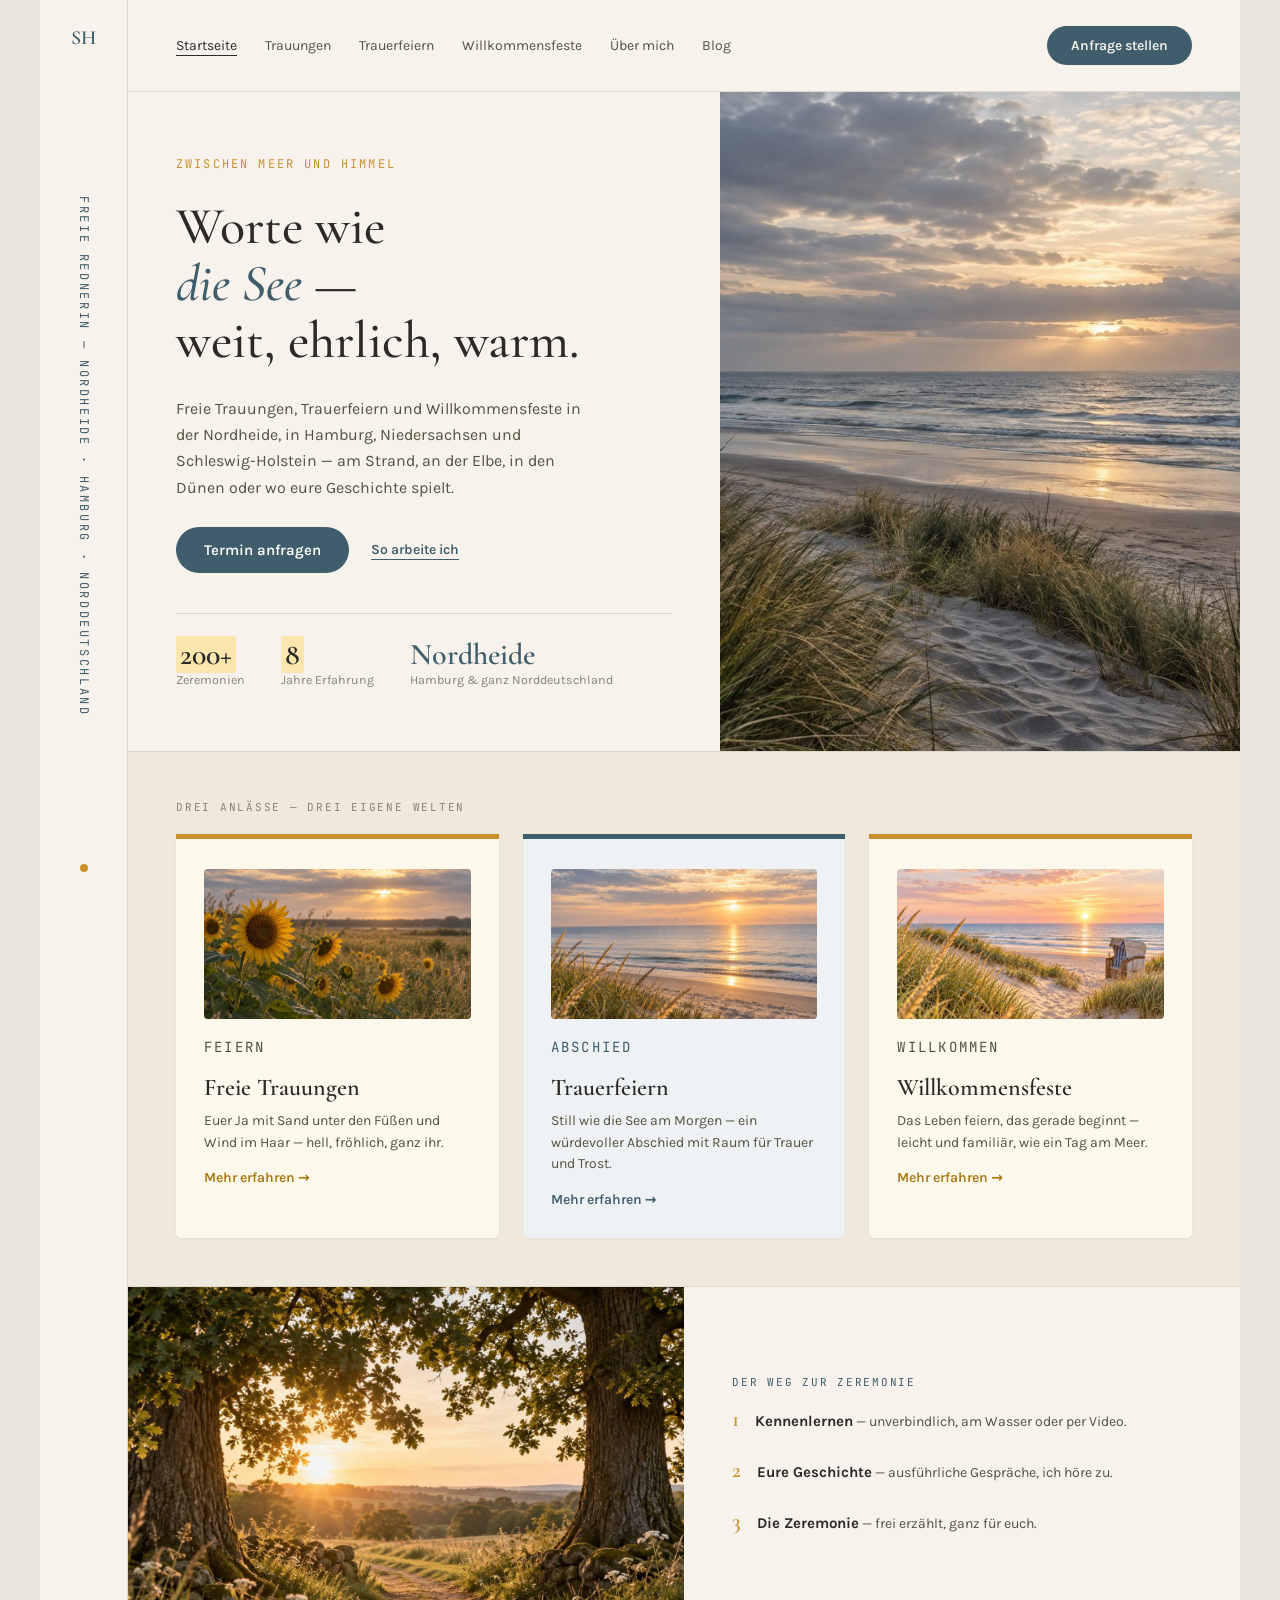
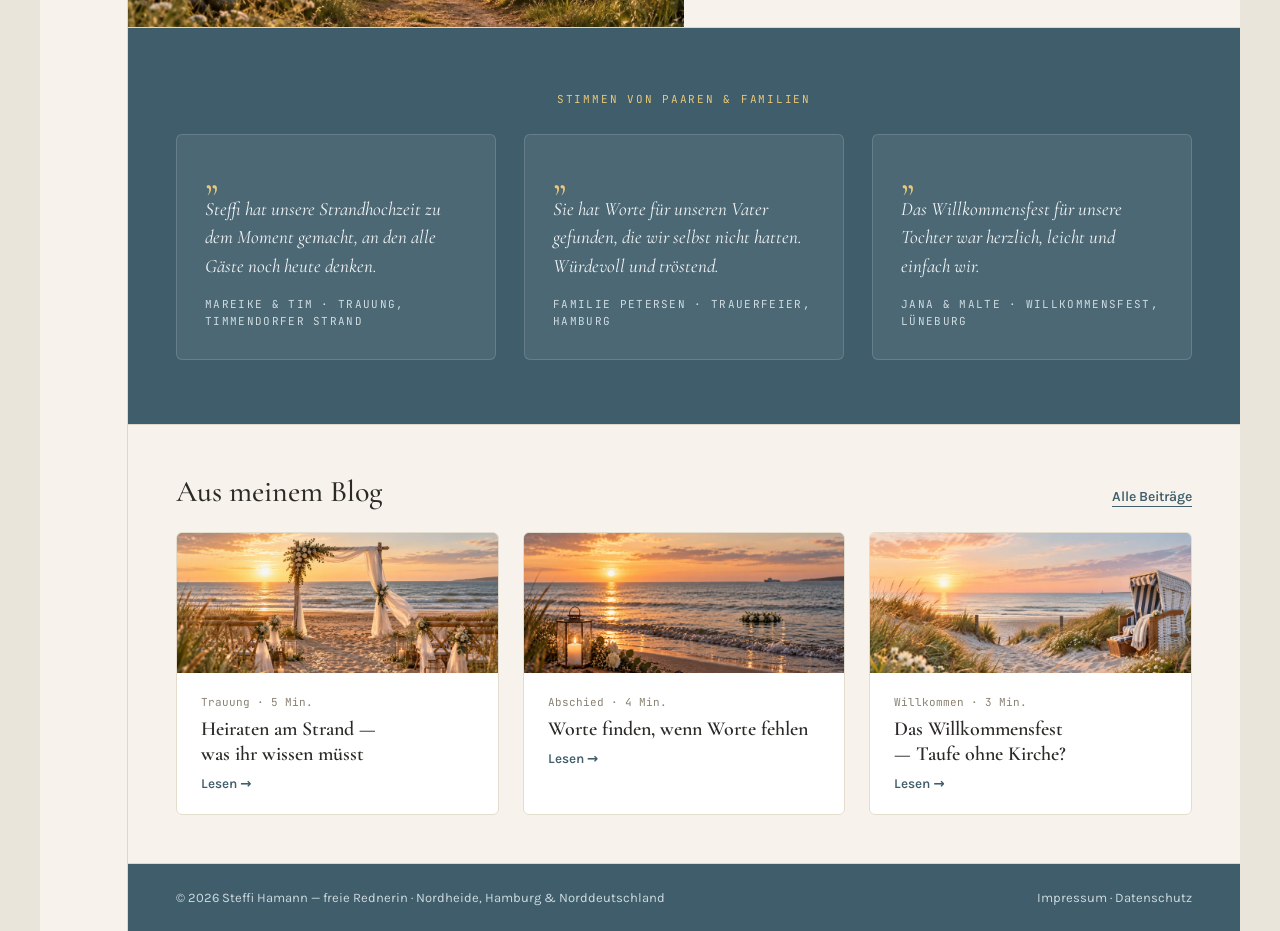
<file: index.html>
<!DOCTYPE html>
<html lang="de">
<head>
  <meta charset="utf-8">
  <meta name="viewport" content="width=device-width, initial-scale=1">
  <title>Steffi Hamann — freie Rednerin in der Nordheide, Hamburg und Norddeutschland</title>
  <meta name="description" content="Freie Trauungen, Trauerfeiern und Willkommensfeste in der Nordheide, in Hamburg, Niedersachsen und Schleswig-Holstein. Persönlich geschriebene Zeremonien — am Strand, an der Elbe oder wo eure Geschichte spielt.">
  <link rel="stylesheet" href="css/style.css">
</head>
<body>

<a class="sprunglink" href="#hauptinhalt">Zum Inhalt springen</a>

<div class="rahmen">

  <aside class="rail" aria-hidden="true">
    <div class="rail-innen">
      <a class="monogramm" href="index.html" tabindex="-1">SH</a>
      <div class="rail-text">Freie Rednerin — Nordheide · Hamburg · Norddeutschland</div>
      <div class="rail-punkt"></div>
    </div>
  </aside>

  <div class="inhalt">

    <header class="kopfzeile">
      <a class="marke" href="index.html">
        <span class="marke-monogramm">SH</span>
        <span class="marke-name">Steffi Hamann<small>Freie Rednerin</small></span>
      </a>
      <nav class="navigation" id="hauptnav" aria-label="Hauptnavigation">
        <a href="index.html" aria-current="page">Startseite</a>
        <a href="trauungen.html">Trauungen</a>
        <a href="trauerfeiern.html">Trauerfeiern</a>
        <a href="willkommensfeste.html">Willkommensfeste</a>
        <a href="ueber-mich.html">Über mich</a>
        <a href="blog.html">Blog</a>
        <a class="nur-mobil" href="kontakt.html">Anfrage stellen</a>
      </nav>
      <button class="menue-knopf" type="button" aria-expanded="false" aria-controls="hauptnav">
        <span class="menue-wort">Menü</span><span class="menue-striche" aria-hidden="true"></span>
      </button>
      <a class="pill kopf-pill" href="kontakt.html">Anfrage stellen</a>
    </header>

    <main id="hauptinhalt">

      <section class="hero">
        <div class="hero-text">
          <p class="eyebrow">Zwischen Meer und Himmel</p>
          <h1>Worte wie<br><em>die See</em> —<br>weit, ehrlich, warm.</h1>
          <p class="hero-lead">Freie Trauungen, Trauerfeiern und Willkommensfeste in der Nordheide, in Hamburg, Niedersachsen und Schleswig-Holstein — am Strand, an der Elbe, in den Dünen oder wo eure Geschichte spielt.</p>
          <div class="aktionen">
            <a class="pill pill--gross" href="kontakt.html">Termin anfragen</a>
            <a class="textlink" href="ueber-mich.html">So arbeite ich</a>
          </div>
          <ul class="kennzahlen">
            <li><span class="kennzahl-wert"><mark class="fuellen">200+</mark></span><span class="kennzahl-label">Zeremonien</span></li>
            <li><span class="kennzahl-wert"><mark class="fuellen">8</mark></span><span class="kennzahl-label">Jahre Erfahrung</span></li>
            <li><span class="kennzahl-wert">Nordheide</span><span class="kennzahl-label">Hamburg &amp; ganz Norddeutschland</span></li>
          </ul>
        </div>
        <div class="ph ph--blau">
          <img src="bilder/startseite-hero.jpg" alt="Strandkorb am Strand, Blick aufs Meer" onerror="var s=this.src;if(s.endsWith('.jpg'))this.src=s.slice(0,-4)+'.png';else if(s.endsWith('.png'))this.src=s.slice(0,-4)+'.webp';else this.remove()">
          <span>Foto: Strand mit Strandkorb, Hochformat</span>
        </div>
      </section>

      <section class="anlaesse" aria-labelledby="anlaesse-titel">
        <p class="label" id="anlaesse-titel">Drei Anlässe — drei eigene Welten</p>
        <div class="raster-3">

          <article class="karte">
            <div class="ph ph--gelb">
              <img src="bilder/karte-trauungen.jpg" alt="" onerror="var s=this.src;if(s.endsWith('.jpg'))this.src=s.slice(0,-4)+'.png';else if(s.endsWith('.png'))this.src=s.slice(0,-4)+'.webp';else this.remove()">
              <span>Sonnenblumen / Paar am Strand</span>
            </div>
            <p class="karte-eyebrow">Feiern</p>
            <h3>Freie Trauungen</h3>
            <p>Euer Ja mit Sand unter den Füßen und Wind im Haar — hell, fröhlich, ganz ihr.</p>
            <a class="mehr" href="trauungen.html">Mehr erfahren →</a>
          </article>

          <article class="karte karte--blau">
            <div class="ph ph--blau-hell">
              <img src="bilder/karte-trauerfeiern.jpg" alt="" onerror="var s=this.src;if(s.endsWith('.jpg'))this.src=s.slice(0,-4)+'.png';else if(s.endsWith('.png'))this.src=s.slice(0,-4)+'.webp';else this.remove()">
              <span>Ruhige See / einzelne Sonnenblume</span>
            </div>
            <p class="karte-eyebrow">Abschied</p>
            <h3>Trauerfeiern</h3>
            <p>Still wie die See am Morgen — ein würdevoller Abschied mit Raum für Trauer und Trost.</p>
            <a class="mehr" href="trauerfeiern.html">Mehr erfahren →</a>
          </article>

          <article class="karte">
            <div class="ph ph--gelb">
              <img src="bilder/karte-willkommensfeste.jpg" alt="" onerror="var s=this.src;if(s.endsWith('.jpg'))this.src=s.slice(0,-4)+'.png';else if(s.endsWith('.png'))this.src=s.slice(0,-4)+'.webp';else this.remove()">
              <span>Familie in den Dünen</span>
            </div>
            <p class="karte-eyebrow">Willkommen</p>
            <h3>Willkommensfeste</h3>
            <p>Das Leben feiern, das gerade beginnt — leicht und familiär, wie ein Tag am Meer.</p>
            <a class="mehr" href="willkommensfeste.html">Mehr erfahren →</a>
          </article>

        </div>
      </section>

      <section class="ablauf" aria-labelledby="ablauf-titel">
        <div class="ph ph--blau">
          <img src="bilder/ablauf.jpg" alt="Dünen mit Strandhafer" onerror="var s=this.src;if(s.endsWith('.jpg'))this.src=s.slice(0,-4)+'.png';else if(s.endsWith('.png'))this.src=s.slice(0,-4)+'.webp';else this.remove()">
          <span>Foto: Dünen, Strandhafer, Sonnenblumenstrauß</span>
        </div>
        <div class="ablauf-text">
          <p class="label" id="ablauf-titel">Der Weg zur Zeremonie</p>
          <ol class="schritte">
            <li class="schritt"><span class="schritt-nr" aria-hidden="true">1</span><div><strong>Kennenlernen</strong> — unverbindlich, am Wasser oder per Video.</div></li>
            <li class="schritt"><span class="schritt-nr" aria-hidden="true">2</span><div><strong>Eure Geschichte</strong> — ausführliche Gespräche, ich höre zu.</div></li>
            <li class="schritt"><span class="schritt-nr" aria-hidden="true">3</span><div><strong>Die Zeremonie</strong> — frei erzählt, ganz für euch.</div></li>
          </ol>
        </div>
      </section>

      <section class="stimmen" aria-labelledby="stimmen-titel">
        <p class="label" id="stimmen-titel">Stimmen von Paaren &amp; Familien</p>
        <div class="raster-3">

          <figure class="stimme">
            <div class="stimme-zeichen" aria-hidden="true">„</div>
            <blockquote><p>Steffi hat unsere Strandhochzeit zu dem Moment gemacht, an den alle Gäste noch heute denken.</p></blockquote>
            <figcaption>Mareike &amp; Tim · Trauung, Timmendorfer Strand</figcaption>
          </figure>

          <figure class="stimme">
            <div class="stimme-zeichen" aria-hidden="true">„</div>
            <blockquote><p>Sie hat Worte für unseren Vater gefunden, die wir selbst nicht hatten. Würdevoll und tröstend.</p></blockquote>
            <figcaption>Familie Petersen · Trauerfeier, Hamburg</figcaption>
          </figure>

          <figure class="stimme">
            <div class="stimme-zeichen" aria-hidden="true">„</div>
            <blockquote><p>Das Willkommensfest für unsere Tochter war herzlich, leicht und einfach wir.</p></blockquote>
            <figcaption>Jana &amp; Malte · Willkommensfest, Lüneburg</figcaption>
          </figure>

        </div>
      </section>

      <section class="blog-teaser" aria-labelledby="blog-titel">
        <div class="abschnitt-kopf">
          <h2 id="blog-titel">Aus meinem Blog</h2>
          <a class="textlink" href="blog.html">Alle Beiträge</a>
        </div>
        <div class="raster-3">

          <article class="beitrag">
            <div class="ph">
              <img src="bilder/blog-strandhochzeit.jpg" alt="" onerror="var s=this.src;if(s.endsWith('.jpg'))this.src=s.slice(0,-4)+'.png';else if(s.endsWith('.png'))this.src=s.slice(0,-4)+'.webp';else this.remove()">
              <span>Blogbild: Strandhochzeit</span>
            </div>
            <div class="beitrag-text">
              <p class="beitrag-meta">Trauung · 5 Min.</p>
              <h3>Heiraten am Strand — was ihr wissen müsst</h3>
              <a class="lesen" href="blog/heiraten-am-strand.html">Lesen →</a>
            </div>
          </article>

          <article class="beitrag">
            <div class="ph ph--blau-hell">
              <img src="bilder/blog-worte-finden.jpg" alt="" onerror="var s=this.src;if(s.endsWith('.jpg'))this.src=s.slice(0,-4)+'.png';else if(s.endsWith('.png'))this.src=s.slice(0,-4)+'.webp';else this.remove()">
              <span>Blogbild: Kerze am Meer</span>
            </div>
            <div class="beitrag-text">
              <p class="beitrag-meta">Abschied · 4 Min.</p>
              <h3>Worte finden, wenn Worte fehlen</h3>
              <a class="lesen" href="blog/worte-finden.html">Lesen →</a>
            </div>
          </article>

          <article class="beitrag">
            <div class="ph ph--gelb">
              <img src="bilder/blog-willkommensfest.jpg" alt="" onerror="var s=this.src;if(s.endsWith('.jpg'))this.src=s.slice(0,-4)+'.png';else if(s.endsWith('.png'))this.src=s.slice(0,-4)+'.webp';else this.remove()">
              <span>Blogbild: Sonnenblumenfeld</span>
            </div>
            <div class="beitrag-text">
              <p class="beitrag-meta">Willkommen · 3 Min.</p>
              <h3>Das Willkommensfest — Taufe ohne Kirche?</h3>
              <a class="lesen" href="blog/willkommensfest.html">Lesen →</a>
            </div>
          </article>

        </div>
      </section>

    </main>

    <footer class="fusszeile">
      <span>© 2026 Steffi Hamann — freie Rednerin · Nordheide, Hamburg &amp; Norddeutschland</span>
      <span><a href="impressum.html">Impressum</a> · <a href="datenschutz.html">Datenschutz</a></span>
    </footer>

  </div>
</div>

<script src="js/main.js"></script>
</body>
</html>
</file>
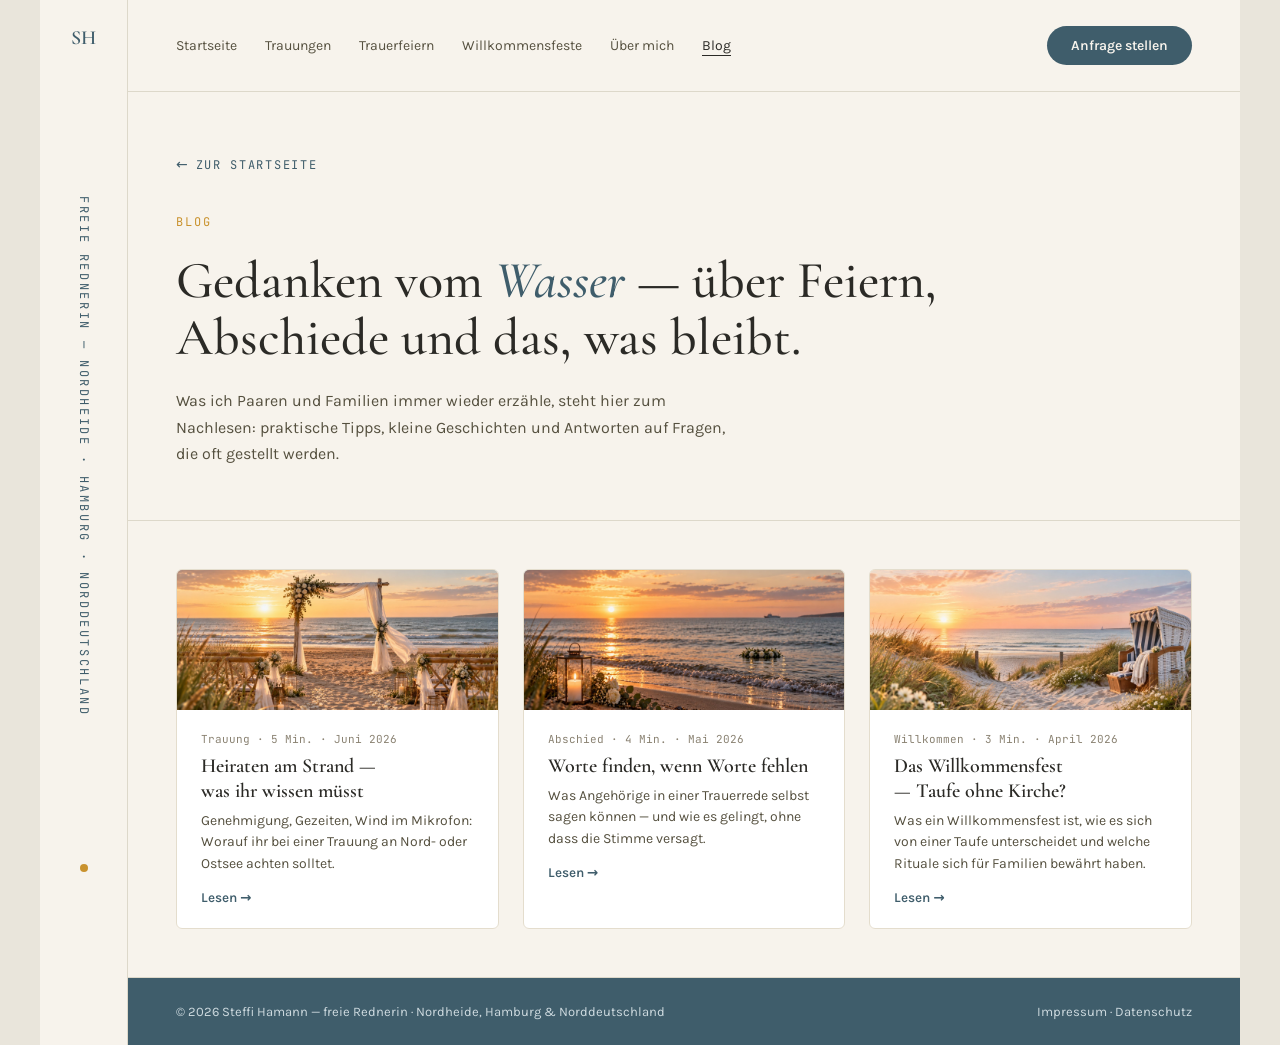
<file: blog.html>
<!DOCTYPE html>
<html lang="de">
<head>
  <meta charset="utf-8">
  <meta name="viewport" content="width=device-width, initial-scale=1">
  <title>Blog — Steffi Hamann, freie Rednerin</title>
  <meta name="description" content="Gedanken und Tipps rund um freie Trauungen, Trauerfeiern und Willkommensfeste im Norden.">
  <link rel="stylesheet" href="css/style.css">
</head>
<body>

<a class="sprunglink" href="#hauptinhalt">Zum Inhalt springen</a>

<div class="rahmen">

  <aside class="rail" aria-hidden="true">
    <div class="rail-innen">
      <a class="monogramm" href="index.html" tabindex="-1">SH</a>
      <div class="rail-text">Freie Rednerin — Nordheide · Hamburg · Norddeutschland</div>
      <div class="rail-punkt"></div>
    </div>
  </aside>

  <div class="inhalt">

    <header class="kopfzeile">
      <a class="marke" href="index.html">
        <span class="marke-monogramm">SH</span>
        <span class="marke-name">Steffi Hamann<small>Freie Rednerin</small></span>
      </a>
      <nav class="navigation" id="hauptnav" aria-label="Hauptnavigation">
        <a href="index.html">Startseite</a>
        <a href="trauungen.html">Trauungen</a>
        <a href="trauerfeiern.html">Trauerfeiern</a>
        <a href="willkommensfeste.html">Willkommensfeste</a>
        <a href="ueber-mich.html">Über mich</a>
        <a href="blog.html" aria-current="page">Blog</a>
        <a class="nur-mobil" href="kontakt.html">Anfrage stellen</a>
      </nav>
      <button class="menue-knopf" type="button" aria-expanded="false" aria-controls="hauptnav">
        <span class="menue-wort">Menü</span><span class="menue-striche" aria-hidden="true"></span>
      </button>
      <a class="pill kopf-pill" href="kontakt.html">Anfrage stellen</a>
    </header>

    <main id="hauptinhalt">

      <section class="seitenkopf-schlicht">
        <a class="zurueck" href="index.html">Zur Startseite</a>
        <p class="eyebrow">Blog</p>
        <h1>Gedanken vom <em>Wasser</em> — über Feiern, Abschiede und das, was bleibt.</h1>
        <p class="hero-lead">Was ich Paaren und Familien immer wieder erzähle, steht hier zum Nachlesen: praktische Tipps, kleine Geschichten und Antworten auf Fragen, die oft gestellt werden.</p>
      </section>

      <!-- NEUER BEITRAG: Den nächsten <article>-Block kopieren, ganz oben einfügen
           und Bild, Kategorie, Titel, Text und Link anpassen. -->

      <section class="blog-teaser" style="border-top: 1px solid var(--linie);">
        <div class="raster-3">

          <article class="beitrag">
            <div class="ph">
              <img src="bilder/blog-strandhochzeit.jpg" alt="" onerror="var s=this.src;if(s.endsWith('.jpg'))this.src=s.slice(0,-4)+'.png';else if(s.endsWith('.png'))this.src=s.slice(0,-4)+'.webp';else this.remove()">
              <span>Blogbild: Strandhochzeit</span>
            </div>
            <div class="beitrag-text">
              <p class="beitrag-meta">Trauung · 5 Min. · Juni 2026</p>
              <h3>Heiraten am Strand — was ihr wissen müsst</h3>
              <p class="beitrag-auszug">Genehmigung, Gezeiten, Wind im Mikrofon: Worauf ihr bei einer Trauung an Nord- oder Ostsee achten solltet.</p>
              <a class="lesen" href="blog/heiraten-am-strand.html">Lesen →</a>
            </div>
          </article>

          <article class="beitrag">
            <div class="ph ph--blau-hell">
              <img src="bilder/blog-worte-finden.jpg" alt="" onerror="var s=this.src;if(s.endsWith('.jpg'))this.src=s.slice(0,-4)+'.png';else if(s.endsWith('.png'))this.src=s.slice(0,-4)+'.webp';else this.remove()">
              <span>Blogbild: Kerze am Meer</span>
            </div>
            <div class="beitrag-text">
              <p class="beitrag-meta">Abschied · 4 Min. · Mai 2026</p>
              <h3>Worte finden, wenn Worte fehlen</h3>
              <p class="beitrag-auszug">Was Angehörige in einer Trauerrede selbst sagen können — und wie es gelingt, ohne dass die Stimme versagt.</p>
              <a class="lesen" href="blog/worte-finden.html">Lesen →</a>
            </div>
          </article>

          <article class="beitrag">
            <div class="ph ph--gelb">
              <img src="bilder/blog-willkommensfest.jpg" alt="" onerror="var s=this.src;if(s.endsWith('.jpg'))this.src=s.slice(0,-4)+'.png';else if(s.endsWith('.png'))this.src=s.slice(0,-4)+'.webp';else this.remove()">
              <span>Blogbild: Sonnenblumenfeld</span>
            </div>
            <div class="beitrag-text">
              <p class="beitrag-meta">Willkommen · 3 Min. · April 2026</p>
              <h3>Das Willkommensfest — Taufe ohne Kirche?</h3>
              <p class="beitrag-auszug">Was ein Willkommensfest ist, wie es sich von einer Taufe unterscheidet und welche Rituale sich für Familien bewährt haben.</p>
              <a class="lesen" href="blog/willkommensfest.html">Lesen →</a>
            </div>
          </article>

        </div>
      </section>

    </main>

    <footer class="fusszeile">
      <span>© 2026 Steffi Hamann — freie Rednerin · Nordheide, Hamburg &amp; Norddeutschland</span>
      <span><a href="impressum.html">Impressum</a> · <a href="datenschutz.html">Datenschutz</a></span>
    </footer>

  </div>
</div>

<script src="js/main.js"></script>
</body>
</html>
</file>
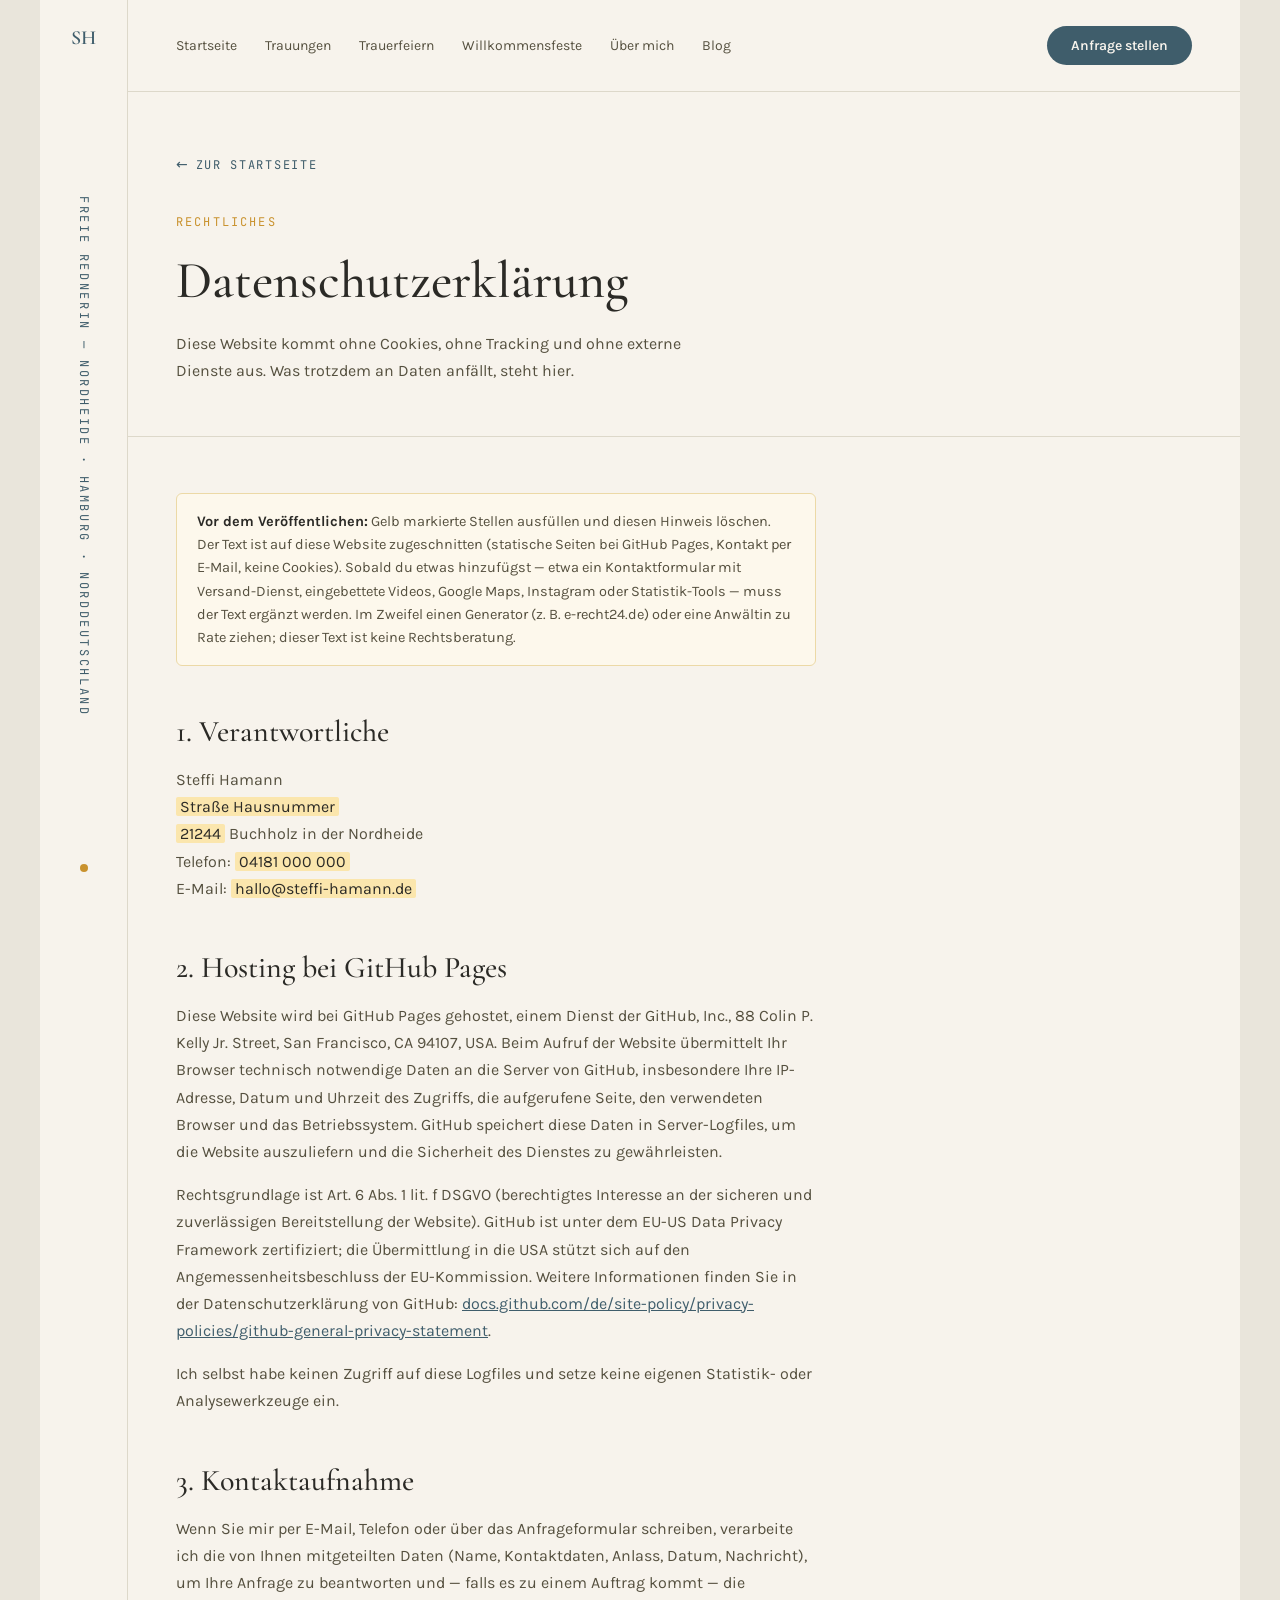
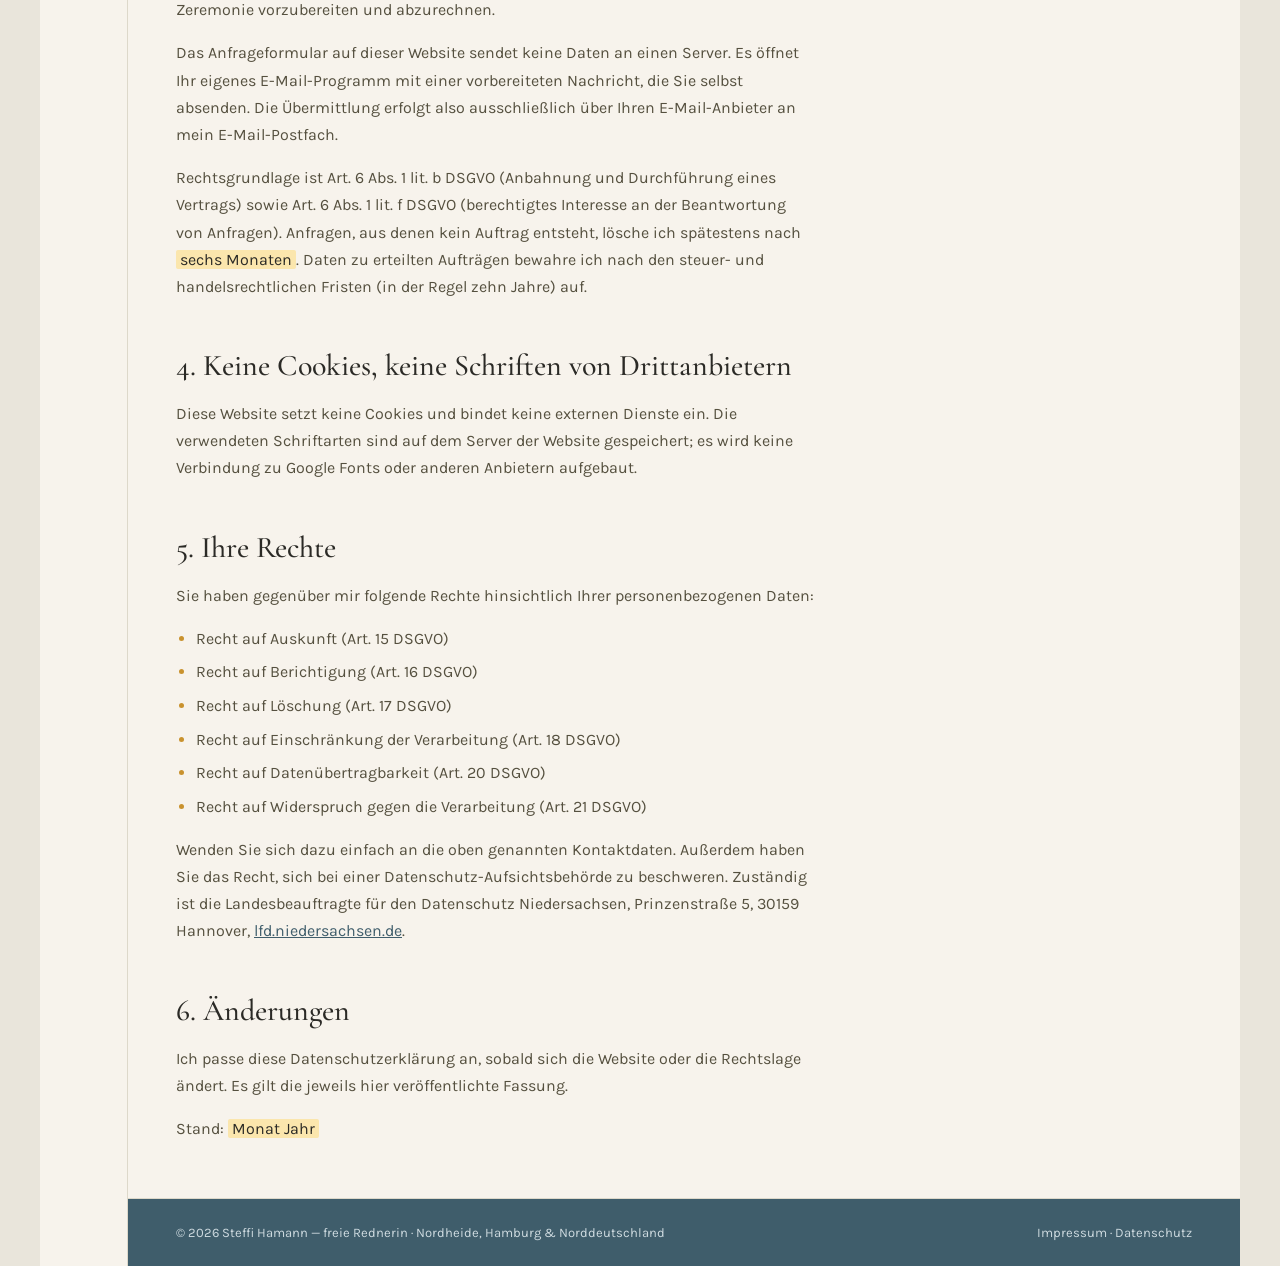
<file: datenschutz.html>
<!DOCTYPE html>
<html lang="de">
<head>
  <meta charset="utf-8">
  <meta name="viewport" content="width=device-width, initial-scale=1">
  <title>Datenschutzerklärung — Steffi Hamann, freie Rednerin</title>
  <meta name="robots" content="noindex">
  <link rel="stylesheet" href="css/style.css">
</head>
<body>

<a class="sprunglink" href="#hauptinhalt">Zum Inhalt springen</a>

<div class="rahmen">

  <aside class="rail" aria-hidden="true">
    <div class="rail-innen">
      <a class="monogramm" href="index.html" tabindex="-1">SH</a>
      <div class="rail-text">Freie Rednerin — Nordheide · Hamburg · Norddeutschland</div>
      <div class="rail-punkt"></div>
    </div>
  </aside>

  <div class="inhalt">

    <header class="kopfzeile">
      <a class="marke" href="index.html">
        <span class="marke-monogramm">SH</span>
        <span class="marke-name">Steffi Hamann<small>Freie Rednerin</small></span>
      </a>
      <nav class="navigation" id="hauptnav" aria-label="Hauptnavigation">
        <a href="index.html">Startseite</a>
        <a href="trauungen.html">Trauungen</a>
        <a href="trauerfeiern.html">Trauerfeiern</a>
        <a href="willkommensfeste.html">Willkommensfeste</a>
        <a href="ueber-mich.html">Über mich</a>
        <a href="blog.html">Blog</a>
        <a class="nur-mobil" href="kontakt.html">Anfrage stellen</a>
      </nav>
      <button class="menue-knopf" type="button" aria-expanded="false" aria-controls="hauptnav">
        <span class="menue-wort">Menü</span><span class="menue-striche" aria-hidden="true"></span>
      </button>
      <a class="pill kopf-pill" href="kontakt.html">Anfrage stellen</a>
    </header>

    <main id="hauptinhalt">

      <section class="seitenkopf-schlicht">
        <a class="zurueck" href="index.html">Zur Startseite</a>
        <p class="eyebrow">Rechtliches</p>
        <h1>Datenschutzerklärung</h1>
        <p class="hero-lead">Diese Website kommt ohne Cookies, ohne Tracking und ohne externe Dienste aus. Was trotzdem an Daten anfällt, steht hier.</p>
      </section>

      <section class="abschnitt">
        <div class="prosa">
          <p class="hinweisbox"><strong>Vor dem Veröffentlichen:</strong> Gelb markierte Stellen ausfüllen und diesen Hinweis löschen. Der Text ist auf diese Website zugeschnitten (statische Seiten bei GitHub Pages, Kontakt per E-Mail, keine Cookies). Sobald du etwas hinzufügst — etwa ein Kontaktformular mit Versand-Dienst, eingebettete Videos, Google Maps, Instagram oder Statistik-Tools — muss der Text ergänzt werden. Im Zweifel einen Generator (z. B. e-recht24.de) oder eine Anwältin zu Rate ziehen; dieser Text ist keine Rechtsberatung.</p>

          <h2>1. Verantwortliche</h2>
          <p>
            Steffi Hamann<br>
            <mark class="fuellen">Straße Hausnummer</mark><br>
            <mark class="fuellen">21244</mark> Buchholz in der Nordheide<br>
            Telefon: <mark class="fuellen">04181 000 000</mark><br>
            E-Mail: <mark class="fuellen">hallo@steffi-hamann.de</mark>
          </p>

          <h2>2. Hosting bei GitHub Pages</h2>
          <p>Diese Website wird bei GitHub Pages gehostet, einem Dienst der GitHub, Inc., 88 Colin P. Kelly Jr. Street, San Francisco, CA 94107, USA. Beim Aufruf der Website übermittelt Ihr Browser technisch notwendige Daten an die Server von GitHub, insbesondere Ihre IP-Adresse, Datum und Uhrzeit des Zugriffs, die aufgerufene Seite, den verwendeten Browser und das Betriebssystem. GitHub speichert diese Daten in Server-Logfiles, um die Website auszuliefern und die Sicherheit des Dienstes zu gewährleisten.</p>
          <p>Rechtsgrundlage ist Art. 6 Abs. 1 lit. f DSGVO (berechtigtes Interesse an der sicheren und zuverlässigen Bereitstellung der Website). GitHub ist unter dem EU-US Data Privacy Framework zertifiziert; die Übermittlung in die USA stützt sich auf den Angemessenheitsbeschluss der EU-Kommission. Weitere Informationen finden Sie in der Datenschutzerklärung von GitHub: <a href="https://docs.github.com/de/site-policy/privacy-policies/github-general-privacy-statement" rel="noopener">docs.github.com/de/site-policy/privacy-policies/github-general-privacy-statement</a>.</p>
          <p>Ich selbst habe keinen Zugriff auf diese Logfiles und setze keine eigenen Statistik- oder Analysewerkzeuge ein.</p>

          <h2>3. Kontaktaufnahme</h2>
          <p>Wenn Sie mir per E-Mail, Telefon oder über das Anfrageformular schreiben, verarbeite ich die von Ihnen mitgeteilten Daten (Name, Kontaktdaten, Anlass, Datum, Nachricht), um Ihre Anfrage zu beantworten und — falls es zu einem Auftrag kommt — die Zeremonie vorzubereiten und abzurechnen.</p>
          <p>Das Anfrageformular auf dieser Website sendet keine Daten an einen Server. Es öffnet Ihr eigenes E-Mail-Programm mit einer vorbereiteten Nachricht, die Sie selbst absenden. Die Übermittlung erfolgt also ausschließlich über Ihren E-Mail-Anbieter an mein E-Mail-Postfach.</p>
          <p>Rechtsgrundlage ist Art. 6 Abs. 1 lit. b DSGVO (Anbahnung und Durchführung eines Vertrags) sowie Art. 6 Abs. 1 lit. f DSGVO (berechtigtes Interesse an der Beantwortung von Anfragen). Anfragen, aus denen kein Auftrag entsteht, lösche ich spätestens nach <mark class="fuellen">sechs Monaten</mark>. Daten zu erteilten Aufträgen bewahre ich nach den steuer- und handelsrechtlichen Fristen (in der Regel zehn Jahre) auf.</p>

          <h2>4. Keine Cookies, keine Schriften von Drittanbietern</h2>
          <p>Diese Website setzt keine Cookies und bindet keine externen Dienste ein. Die verwendeten Schriftarten sind auf dem Server der Website gespeichert; es wird keine Verbindung zu Google Fonts oder anderen Anbietern aufgebaut.</p>

          <h2>5. Ihre Rechte</h2>
          <p>Sie haben gegenüber mir folgende Rechte hinsichtlich Ihrer personenbezogenen Daten:</p>
          <ul>
            <li>Recht auf Auskunft (Art. 15 DSGVO)</li>
            <li>Recht auf Berichtigung (Art. 16 DSGVO)</li>
            <li>Recht auf Löschung (Art. 17 DSGVO)</li>
            <li>Recht auf Einschränkung der Verarbeitung (Art. 18 DSGVO)</li>
            <li>Recht auf Datenübertragbarkeit (Art. 20 DSGVO)</li>
            <li>Recht auf Widerspruch gegen die Verarbeitung (Art. 21 DSGVO)</li>
          </ul>
          <p>Wenden Sie sich dazu einfach an die oben genannten Kontaktdaten. Außerdem haben Sie das Recht, sich bei einer Datenschutz-Aufsichtsbehörde zu beschweren. Zuständig ist die Landesbeauftragte für den Datenschutz Niedersachsen, Prinzenstraße 5, 30159 Hannover, <a href="https://lfd.niedersachsen.de" rel="noopener">lfd.niedersachsen.de</a>.</p>

          <h2>6. Änderungen</h2>
          <p>Ich passe diese Datenschutzerklärung an, sobald sich die Website oder die Rechtslage ändert. Es gilt die jeweils hier veröffentlichte Fassung.</p>
          <p>Stand: <mark class="fuellen">Monat Jahr</mark></p>
        </div>
      </section>

    </main>

    <footer class="fusszeile">
      <span>© 2026 Steffi Hamann — freie Rednerin · Nordheide, Hamburg &amp; Norddeutschland</span>
      <span><a href="impressum.html">Impressum</a> · <a href="datenschutz.html">Datenschutz</a></span>
    </footer>

  </div>
</div>

<script src="js/main.js"></script>
</body>
</html>
</file>
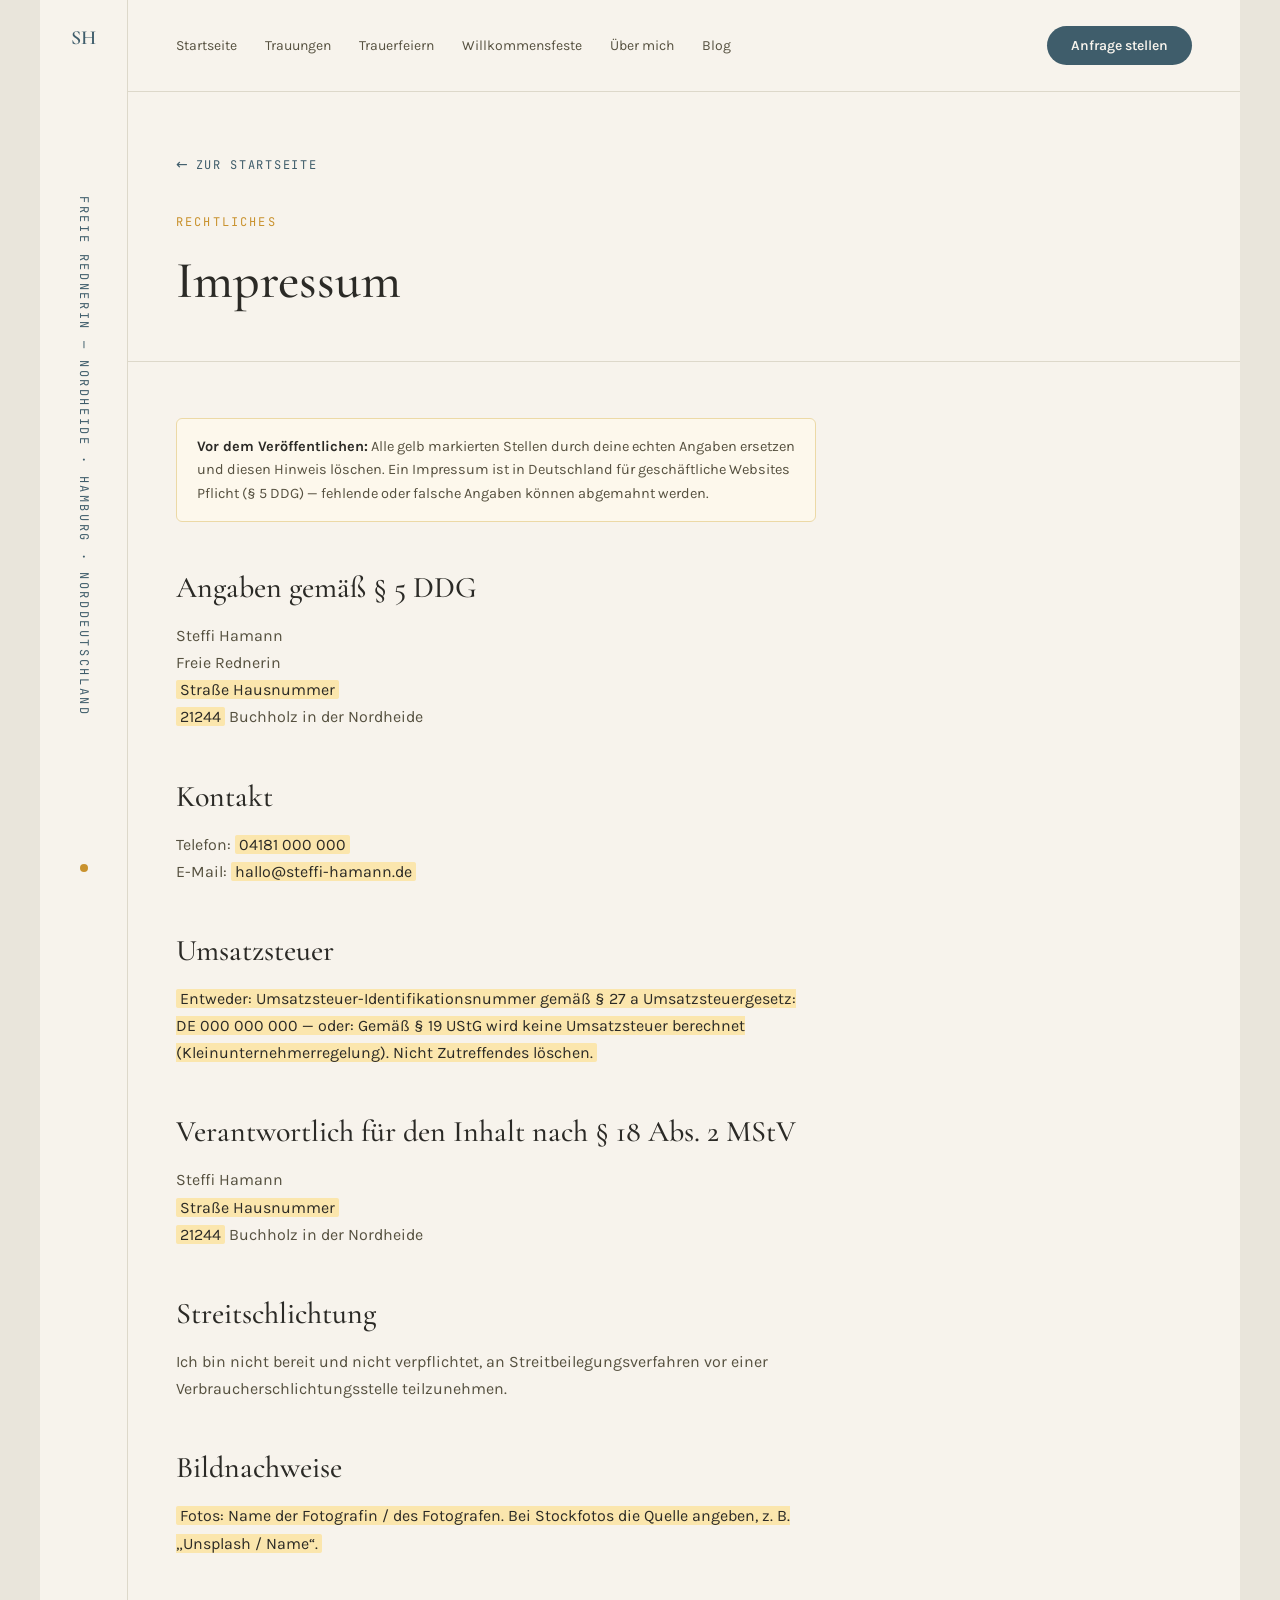
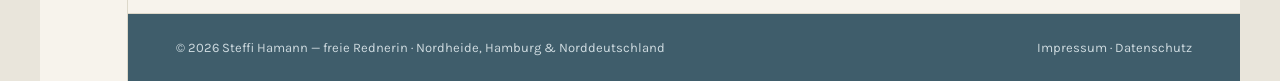
<file: impressum.html>
<!DOCTYPE html>
<html lang="de">
<head>
  <meta charset="utf-8">
  <meta name="viewport" content="width=device-width, initial-scale=1">
  <title>Impressum — Steffi Hamann, freie Rednerin</title>
  <meta name="robots" content="noindex">
  <link rel="stylesheet" href="css/style.css">
</head>
<body>

<a class="sprunglink" href="#hauptinhalt">Zum Inhalt springen</a>

<div class="rahmen">

  <aside class="rail" aria-hidden="true">
    <div class="rail-innen">
      <a class="monogramm" href="index.html" tabindex="-1">SH</a>
      <div class="rail-text">Freie Rednerin — Nordheide · Hamburg · Norddeutschland</div>
      <div class="rail-punkt"></div>
    </div>
  </aside>

  <div class="inhalt">

    <header class="kopfzeile">
      <a class="marke" href="index.html">
        <span class="marke-monogramm">SH</span>
        <span class="marke-name">Steffi Hamann<small>Freie Rednerin</small></span>
      </a>
      <nav class="navigation" id="hauptnav" aria-label="Hauptnavigation">
        <a href="index.html">Startseite</a>
        <a href="trauungen.html">Trauungen</a>
        <a href="trauerfeiern.html">Trauerfeiern</a>
        <a href="willkommensfeste.html">Willkommensfeste</a>
        <a href="ueber-mich.html">Über mich</a>
        <a href="blog.html">Blog</a>
        <a class="nur-mobil" href="kontakt.html">Anfrage stellen</a>
      </nav>
      <button class="menue-knopf" type="button" aria-expanded="false" aria-controls="hauptnav">
        <span class="menue-wort">Menü</span><span class="menue-striche" aria-hidden="true"></span>
      </button>
      <a class="pill kopf-pill" href="kontakt.html">Anfrage stellen</a>
    </header>

    <main id="hauptinhalt">

      <section class="seitenkopf-schlicht">
        <a class="zurueck" href="index.html">Zur Startseite</a>
        <p class="eyebrow">Rechtliches</p>
        <h1>Impressum</h1>
      </section>

      <section class="abschnitt">
        <div class="prosa">
          <p class="hinweisbox"><strong>Vor dem Veröffentlichen:</strong> Alle gelb markierten Stellen durch deine echten Angaben ersetzen und diesen Hinweis löschen. Ein Impressum ist in Deutschland für geschäftliche Websites Pflicht (§ 5 DDG) — fehlende oder falsche Angaben können abgemahnt werden.</p>

          <h2>Angaben gemäß § 5 DDG</h2>
          <p>
            Steffi Hamann<br>
            Freie Rednerin<br>
            <mark class="fuellen">Straße Hausnummer</mark><br>
            <mark class="fuellen">21244</mark> Buchholz in der Nordheide
          </p>

          <h2>Kontakt</h2>
          <p>
            Telefon: <mark class="fuellen">04181 000 000</mark><br>
            E-Mail: <mark class="fuellen">hallo@steffi-hamann.de</mark>
          </p>

          <h2>Umsatzsteuer</h2>
          <p><mark class="fuellen">Entweder: Umsatzsteuer-Identifikationsnummer gemäß § 27 a Umsatzsteuergesetz: DE 000 000 000 — oder: Gemäß § 19 UStG wird keine Umsatzsteuer berechnet (Kleinunternehmerregelung). Nicht Zutreffendes löschen.</mark></p>

          <h2>Verantwortlich für den Inhalt nach § 18 Abs. 2 MStV</h2>
          <p>
            Steffi Hamann<br>
            <mark class="fuellen">Straße Hausnummer</mark><br>
            <mark class="fuellen">21244</mark> Buchholz in der Nordheide
          </p>

          <h2>Streitschlichtung</h2>
          <p>Ich bin nicht bereit und nicht verpflichtet, an Streitbeilegungsverfahren vor einer Verbraucherschlichtungsstelle teilzunehmen.</p>

          <h2>Bildnachweise</h2>
          <p><mark class="fuellen">Fotos: Name der Fotografin / des Fotografen. Bei Stockfotos die Quelle angeben, z. B. „Unsplash / Name“.</mark></p>
        </div>
      </section>

    </main>

    <footer class="fusszeile">
      <span>© 2026 Steffi Hamann — freie Rednerin · Nordheide, Hamburg &amp; Norddeutschland</span>
      <span><a href="impressum.html">Impressum</a> · <a href="datenschutz.html">Datenschutz</a></span>
    </footer>

  </div>
</div>

<script src="js/main.js"></script>
</body>
</html>
</file>
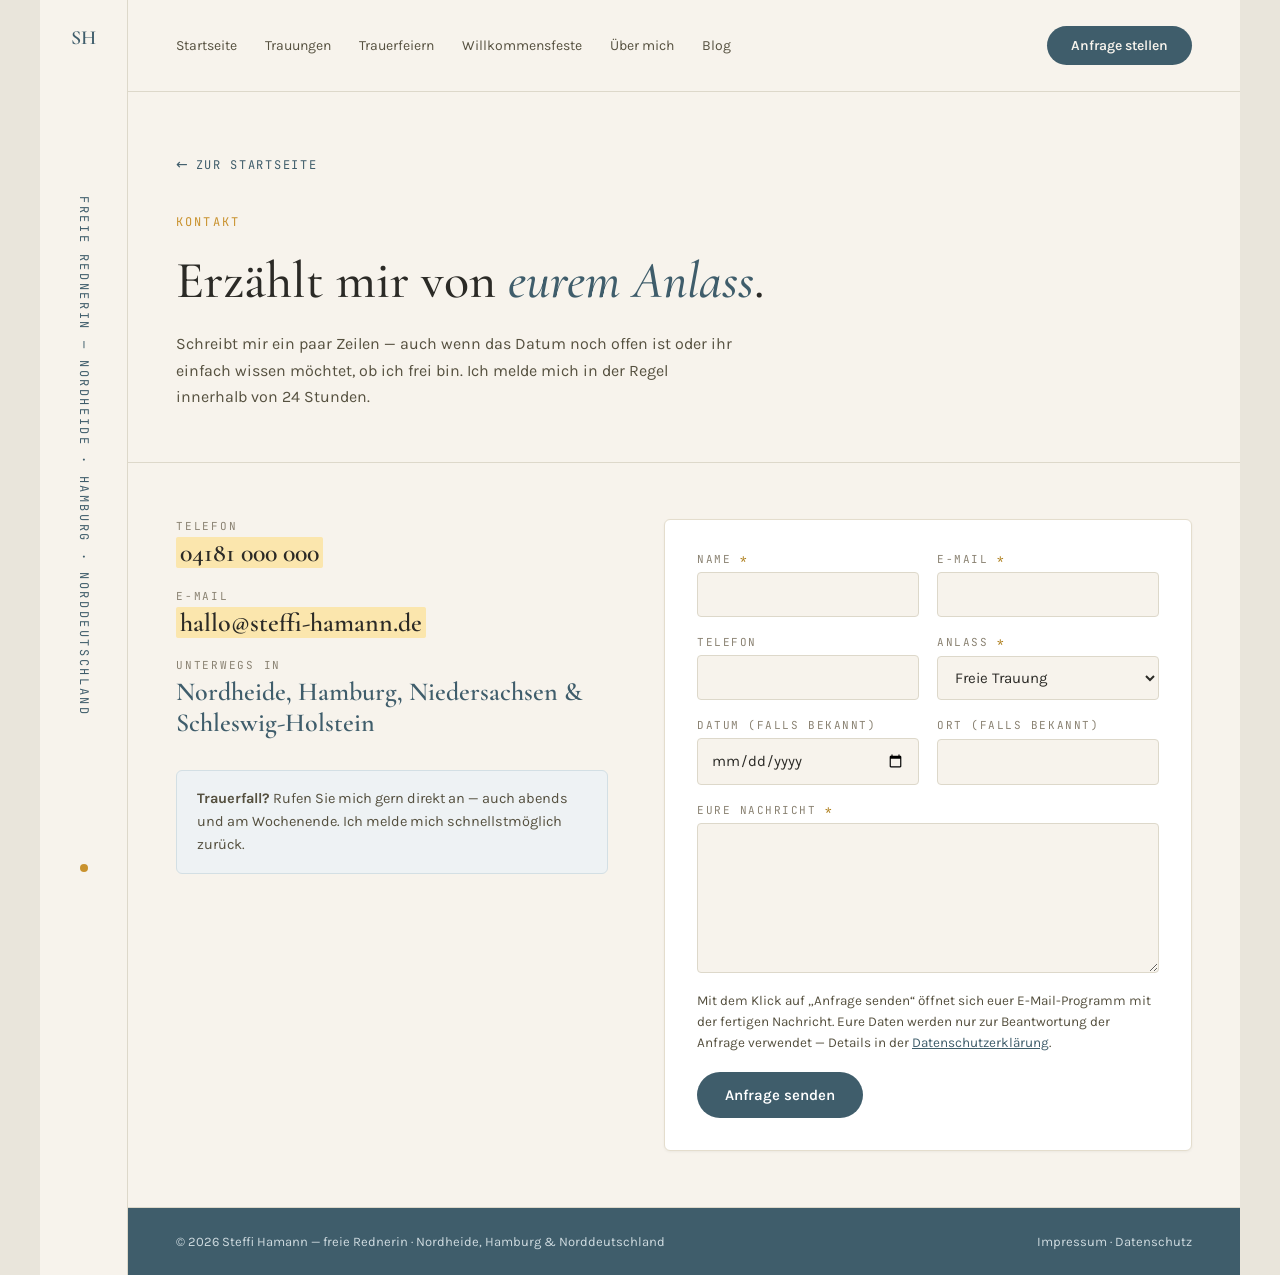
<file: kontakt.html>
<!DOCTYPE html>
<html lang="de">
<head>
  <meta charset="utf-8">
  <meta name="viewport" content="width=device-width, initial-scale=1">
  <title>Kontakt — Steffi Hamann, freie Rednerin in der Nordheide und Hamburg</title>
  <meta name="description" content="Anfrage für eine freie Trauung, Trauerfeier oder ein Willkommensfest in der Nordheide, in Hamburg, Niedersachsen und Schleswig-Holstein. Antwort in der Regel innerhalb von 24 Stunden.">
  <link rel="stylesheet" href="css/style.css">
</head>
<body>

<a class="sprunglink" href="#hauptinhalt">Zum Inhalt springen</a>

<div class="rahmen">

  <aside class="rail" aria-hidden="true">
    <div class="rail-innen">
      <a class="monogramm" href="index.html" tabindex="-1">SH</a>
      <div class="rail-text">Freie Rednerin — Nordheide · Hamburg · Norddeutschland</div>
      <div class="rail-punkt"></div>
    </div>
  </aside>

  <div class="inhalt">

    <header class="kopfzeile">
      <a class="marke" href="index.html">
        <span class="marke-monogramm">SH</span>
        <span class="marke-name">Steffi Hamann<small>Freie Rednerin</small></span>
      </a>
      <nav class="navigation" id="hauptnav" aria-label="Hauptnavigation">
        <a href="index.html">Startseite</a>
        <a href="trauungen.html">Trauungen</a>
        <a href="trauerfeiern.html">Trauerfeiern</a>
        <a href="willkommensfeste.html">Willkommensfeste</a>
        <a href="ueber-mich.html">Über mich</a>
        <a href="blog.html">Blog</a>
        <a class="nur-mobil" href="kontakt.html">Anfrage stellen</a>
      </nav>
      <button class="menue-knopf" type="button" aria-expanded="false" aria-controls="hauptnav">
        <span class="menue-wort">Menü</span><span class="menue-striche" aria-hidden="true"></span>
      </button>
      <a class="pill kopf-pill" href="kontakt.html">Anfrage stellen</a>
    </header>

    <main id="hauptinhalt">

      <section class="seitenkopf-schlicht">
        <a class="zurueck" href="index.html">Zur Startseite</a>
        <p class="eyebrow">Kontakt</p>
        <h1>Erzählt mir von <em>eurem Anlass</em>.</h1>
        <p class="hero-lead">Schreibt mir ein paar Zeilen — auch wenn das Datum noch offen ist oder ihr einfach wissen möchtet, ob ich frei bin. Ich melde mich in der Regel innerhalb von 24 Stunden.</p>
      </section>

      <section class="kontakt">
        <div>
          <ul class="kontaktdaten">
            <li>
              <span class="label">Telefon</span>
              <a href="tel:+494181000000"><mark class="fuellen">04181 000 000</mark></a>
            </li>
            <li>
              <span class="label">E-Mail</span>
              <a href="mailto:hallo@steffi-hamann.de"><mark class="fuellen">hallo@steffi-hamann.de</mark></a>
            </li>
            <li>
              <span class="label">Unterwegs in</span>
              <span class="wert">Nordheide, Hamburg, Niedersachsen &amp; Schleswig-Holstein</span>
            </li>
          </ul>
          <p class="hinweisbox hinweisbox--blau"><strong>Trauerfall?</strong> Rufen Sie mich gern direkt an — auch abends und am Wochenende. Ich melde mich schnellstmöglich zurück.</p>
        </div>

        <!-- Die E-Mail-Adresse in data-empfaenger ist die Adresse, an die Anfragen gehen. -->
        <form class="formular" id="anfrage" data-empfaenger="hallo@steffi-hamann.de">
          <div class="feld-reihe">
            <div class="feld">
              <label for="f-name">Name <span class="pflicht" aria-hidden="true">*</span></label>
              <input id="f-name" name="name" type="text" autocomplete="name" required>
            </div>
            <div class="feld">
              <label for="f-mail">E-Mail <span class="pflicht" aria-hidden="true">*</span></label>
              <input id="f-mail" name="email" type="email" autocomplete="email" required>
            </div>
          </div>
          <div class="feld-reihe">
            <div class="feld">
              <label for="f-tel">Telefon</label>
              <input id="f-tel" name="telefon" type="tel" autocomplete="tel">
            </div>
            <div class="feld">
              <label for="f-anlass">Anlass <span class="pflicht" aria-hidden="true">*</span></label>
              <select id="f-anlass" name="anlass" required>
                <option value="Trauung">Freie Trauung</option>
                <option value="Trauerfeier">Trauerfeier</option>
                <option value="Willkommensfest">Willkommensfest</option>
                <option value="Sonstiges">Etwas anderes</option>
              </select>
            </div>
          </div>
          <div class="feld-reihe">
            <div class="feld">
              <label for="f-datum">Datum (falls bekannt)</label>
              <input id="f-datum" name="datum" type="date">
            </div>
            <div class="feld">
              <label for="f-ort">Ort (falls bekannt)</label>
              <input id="f-ort" name="ort" type="text">
            </div>
          </div>
          <div class="feld">
            <label for="f-nachricht">Eure Nachricht <span class="pflicht" aria-hidden="true">*</span></label>
            <textarea id="f-nachricht" name="nachricht" required></textarea>
          </div>
          <p class="formular-info">Mit dem Klick auf „Anfrage senden“ öffnet sich euer E-Mail-Programm mit der fertigen Nachricht. Eure Daten werden nur zur Beantwortung der Anfrage verwendet — Details in der <a href="datenschutz.html">Datenschutzerklärung</a>.</p>
          <button class="pill pill--gross" type="submit">Anfrage senden</button>
          <p class="formular-hinweis" role="status" aria-live="polite"></p>
        </form>
      </section>

    </main>

    <footer class="fusszeile">
      <span>© 2026 Steffi Hamann — freie Rednerin · Nordheide, Hamburg &amp; Norddeutschland</span>
      <span><a href="impressum.html">Impressum</a> · <a href="datenschutz.html">Datenschutz</a></span>
    </footer>

  </div>
</div>

<script src="js/main.js"></script>
</body>
</html>
</file>
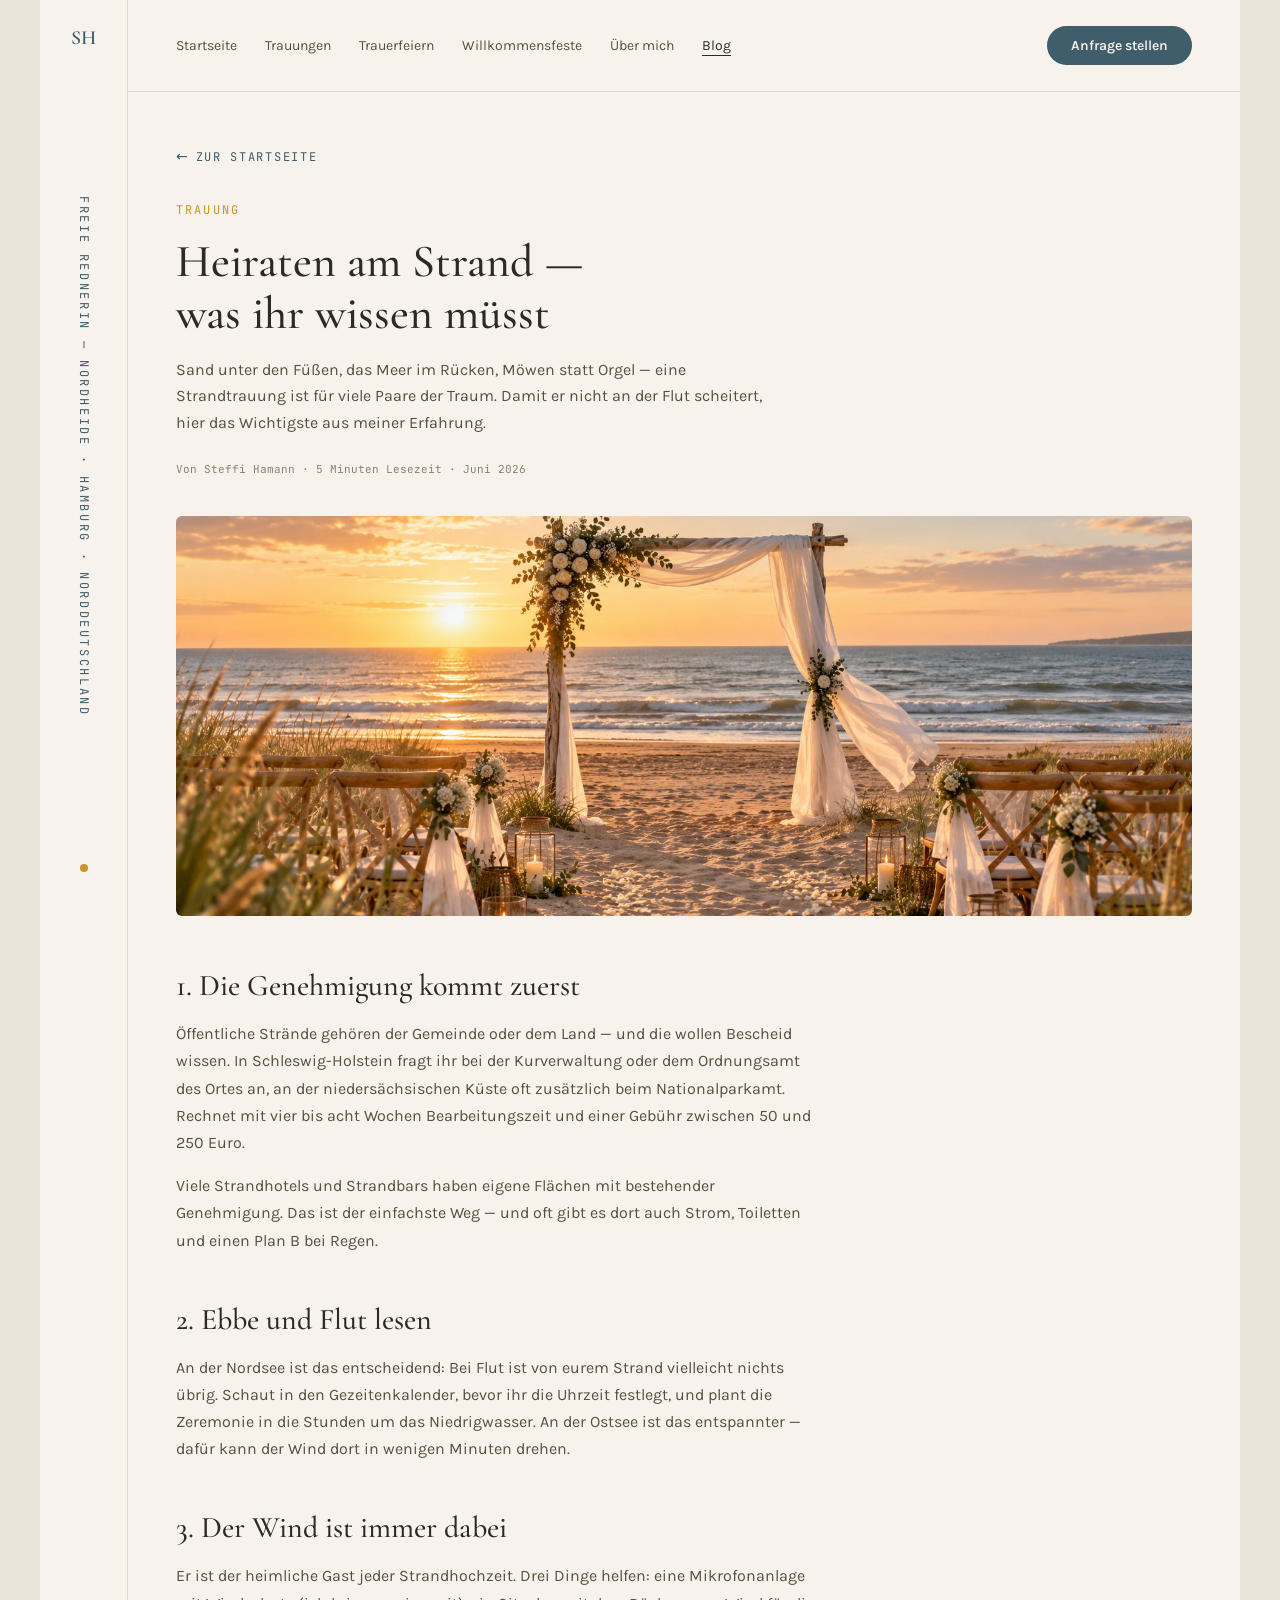
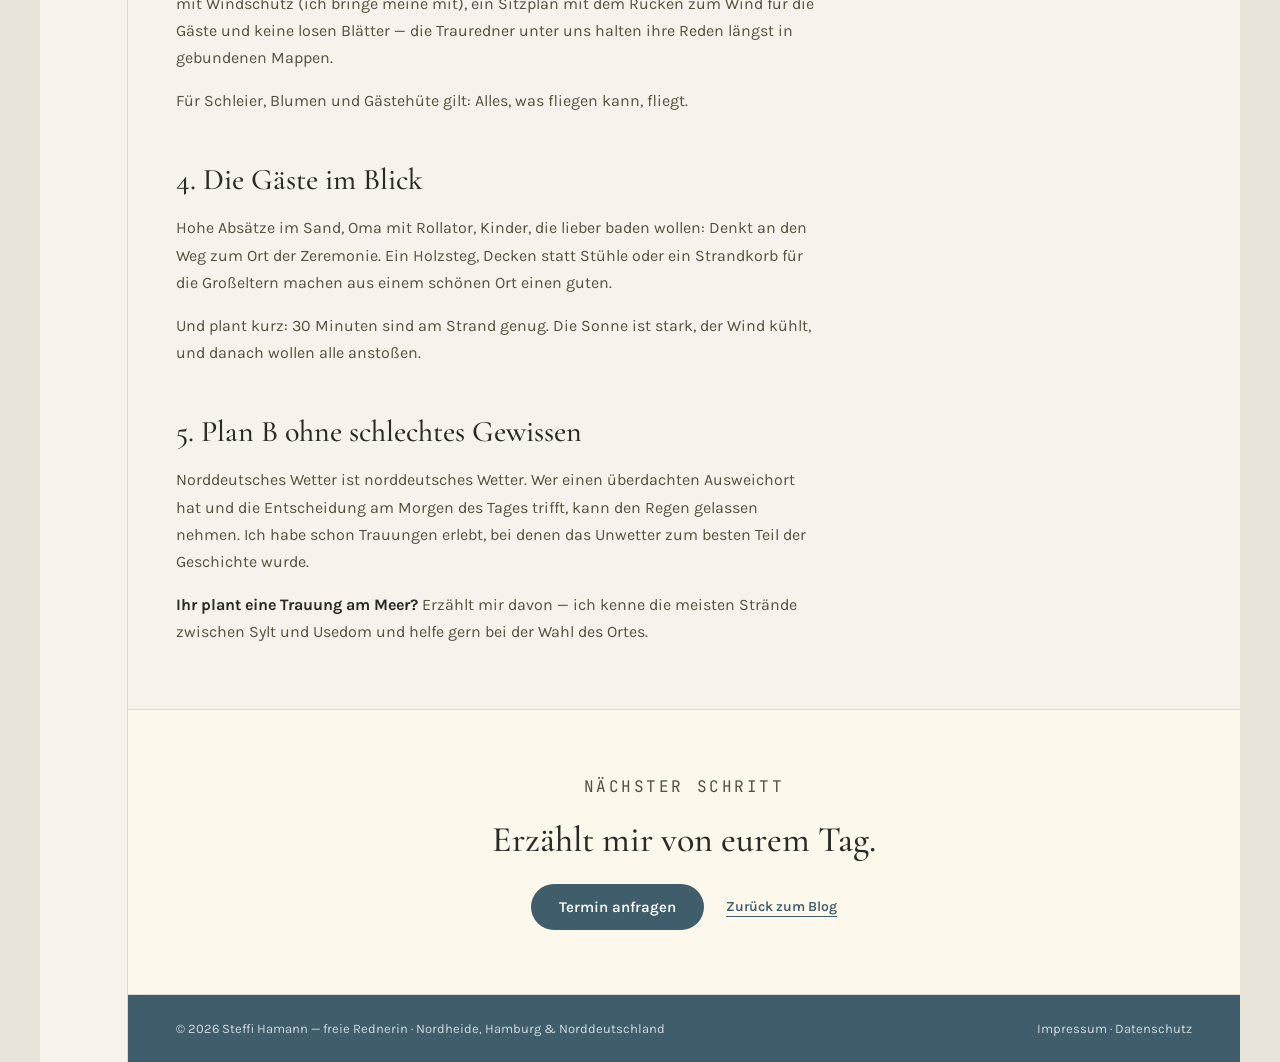
<file: blog/heiraten-am-strand.html>
<!DOCTYPE html>
<html lang="de">
<head>
  <meta charset="utf-8">
  <meta name="viewport" content="width=device-width, initial-scale=1">
  <title>Heiraten am Strand — was ihr wissen müsst — Steffi Hamann</title>
  <meta name="description" content="Genehmigung, Gezeiten, Wind im Mikrofon: Worauf ihr bei einer freien Trauung an Nord- oder Ostsee achten solltet.">
  <link rel="stylesheet" href="../css/style.css">
</head>
<body>

<a class="sprunglink" href="#hauptinhalt">Zum Inhalt springen</a>

<div class="rahmen">

  <aside class="rail" aria-hidden="true">
    <div class="rail-innen">
      <a class="monogramm" href="../index.html" tabindex="-1">SH</a>
      <div class="rail-text">Freie Rednerin — Nordheide · Hamburg · Norddeutschland</div>
      <div class="rail-punkt"></div>
    </div>
  </aside>

  <div class="inhalt">

    <header class="kopfzeile">
      <a class="marke" href="../index.html">
        <span class="marke-monogramm">SH</span>
        <span class="marke-name">Steffi Hamann<small>Freie Rednerin</small></span>
      </a>
      <nav class="navigation" id="hauptnav" aria-label="Hauptnavigation">
        <a href="../index.html">Startseite</a>
        <a href="../trauungen.html">Trauungen</a>
        <a href="../trauerfeiern.html">Trauerfeiern</a>
        <a href="../willkommensfeste.html">Willkommensfeste</a>
        <a href="../ueber-mich.html">Über mich</a>
        <a href="../blog.html" aria-current="page">Blog</a>
        <a class="nur-mobil" href="../kontakt.html">Anfrage stellen</a>
      </nav>
      <button class="menue-knopf" type="button" aria-expanded="false" aria-controls="hauptnav">
        <span class="menue-wort">Menü</span><span class="menue-striche" aria-hidden="true"></span>
      </button>
      <a class="pill kopf-pill" href="../kontakt.html">Anfrage stellen</a>
    </header>

    <main id="hauptinhalt">

      <article>
        <header class="artikel-kopf">
          <a class="zurueck" href="../index.html">Zur Startseite</a>
          <p class="eyebrow">Trauung</p>
          <h1>Heiraten am Strand — was ihr wissen müsst</h1>
          <p class="hero-lead">Sand unter den Füßen, das Meer im Rücken, Möwen statt Orgel — eine Strandtrauung ist für viele Paare der Traum. Damit er nicht an der Flut scheitert, hier das Wichtigste aus meiner Erfahrung.</p>
          <p class="beitrag-meta">Von Steffi Hamann · 5 Minuten Lesezeit · Juni 2026</p>
        </header>

        <div class="ph artikel-bild">
          <img src="../bilder/blog-strandhochzeit.jpg" alt="" onerror="var s=this.src;if(s.endsWith('.jpg'))this.src=s.slice(0,-4)+'.png';else if(s.endsWith('.png'))this.src=s.slice(0,-4)+'.webp';else this.remove()">
          <span>Blogbild: Strandhochzeit</span>
        </div>

        <div class="artikel-text">
          <div class="prosa">
            <h2>1. Die Genehmigung kommt zuerst</h2>
            <p>Öffentliche Strände gehören der Gemeinde oder dem Land — und die wollen Bescheid wissen. In Schleswig-Holstein fragt ihr bei der Kurverwaltung oder dem Ordnungsamt des Ortes an, an der niedersächsischen Küste oft zusätzlich beim Nationalparkamt. Rechnet mit vier bis acht Wochen Bearbeitungszeit und einer Gebühr zwischen 50 und 250 Euro.</p>
            <p>Viele Strandhotels und Strandbars haben eigene Flächen mit bestehender Genehmigung. Das ist der einfachste Weg — und oft gibt es dort auch Strom, Toiletten und einen Plan B bei Regen.</p>

            <h2>2. Ebbe und Flut lesen</h2>
            <p>An der Nordsee ist das entscheidend: Bei Flut ist von eurem Strand vielleicht nichts übrig. Schaut in den Gezeitenkalender, bevor ihr die Uhrzeit festlegt, und plant die Zeremonie in die Stunden um das Niedrigwasser. An der Ostsee ist das entspannter — dafür kann der Wind dort in wenigen Minuten drehen.</p>

            <h2>3. Der Wind ist immer dabei</h2>
            <p>Er ist der heimliche Gast jeder Strandhochzeit. Drei Dinge helfen: eine Mikrofonanlage mit Windschutz (ich bringe meine mit), ein Sitzplan mit dem Rücken zum Wind für die Gäste und keine losen Blätter — die Trauredner unter uns halten ihre Reden längst in gebundenen Mappen.</p>
            <p>Für Schleier, Blumen und Gästehüte gilt: Alles, was fliegen kann, fliegt.</p>

            <h2>4. Die Gäste im Blick</h2>
            <p>Hohe Absätze im Sand, Oma mit Rollator, Kinder, die lieber baden wollen: Denkt an den Weg zum Ort der Zeremonie. Ein Holzsteg, Decken statt Stühle oder ein Strandkorb für die Großeltern machen aus einem schönen Ort einen guten.</p>
            <p>Und plant kurz: 30 Minuten sind am Strand genug. Die Sonne ist stark, der Wind kühlt, und danach wollen alle anstoßen.</p>

            <h2>5. Plan B ohne schlechtes Gewissen</h2>
            <p>Norddeutsches Wetter ist norddeutsches Wetter. Wer einen überdachten Ausweichort hat und die Entscheidung am Morgen des Tages trifft, kann den Regen gelassen nehmen. Ich habe schon Trauungen erlebt, bei denen das Unwetter zum besten Teil der Geschichte wurde.</p>

            <p><strong>Ihr plant eine Trauung am Meer?</strong> Erzählt mir davon — ich kenne die meisten Strände zwischen Sylt und Usedom und helfe gern bei der Wahl des Ortes.</p>
          </div>
        </div>
      </article>

      <section class="aufruf">
        <p class="label">Nächster Schritt</p>
        <h2>Erzählt mir von eurem Tag.</h2>
        <div class="aktionen">
          <a class="pill pill--gross" href="../kontakt.html?anlass=Trauung">Termin anfragen</a>
          <a class="textlink" href="../blog.html">Zurück zum Blog</a>
        </div>
      </section>

    </main>

    <footer class="fusszeile">
      <span>© 2026 Steffi Hamann — freie Rednerin · Nordheide, Hamburg &amp; Norddeutschland</span>
      <span><a href="../impressum.html">Impressum</a> · <a href="../datenschutz.html">Datenschutz</a></span>
    </footer>

  </div>
</div>

<script src="../js/main.js"></script>
</body>
</html>
</file>
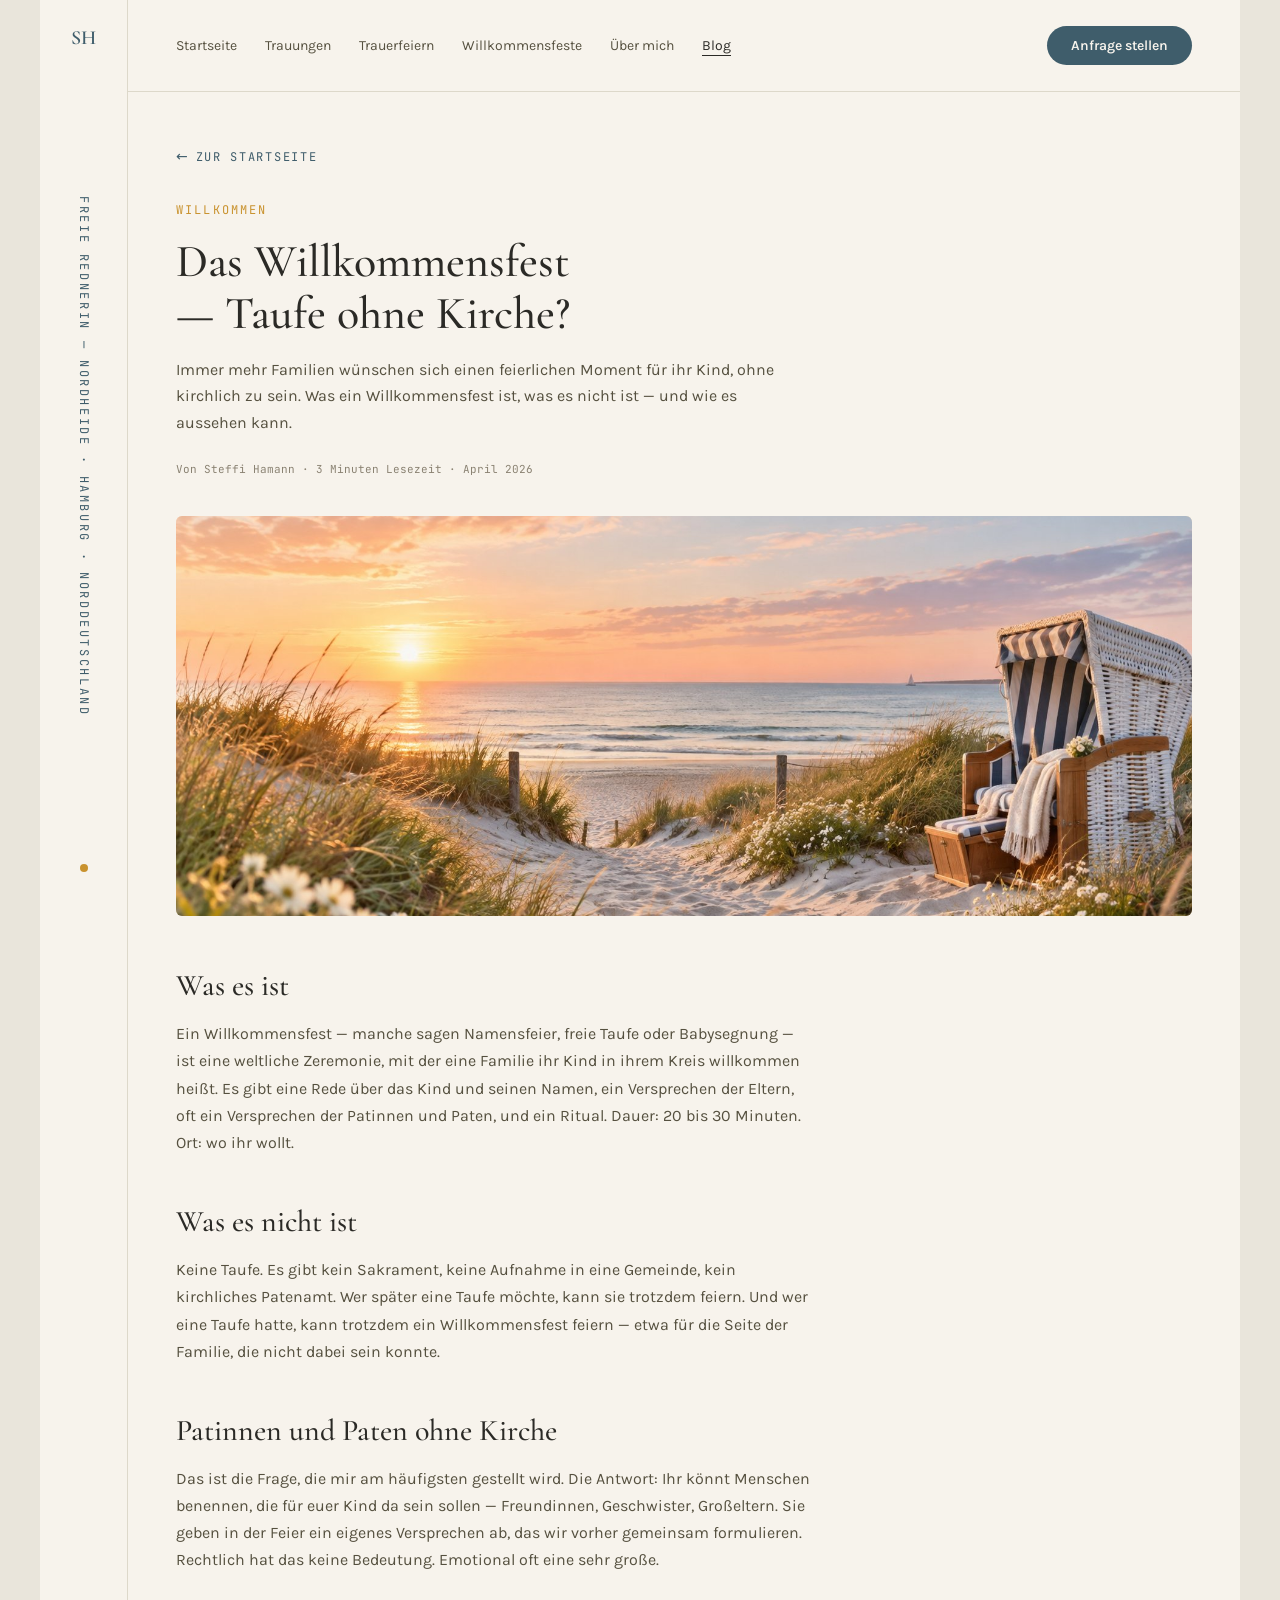
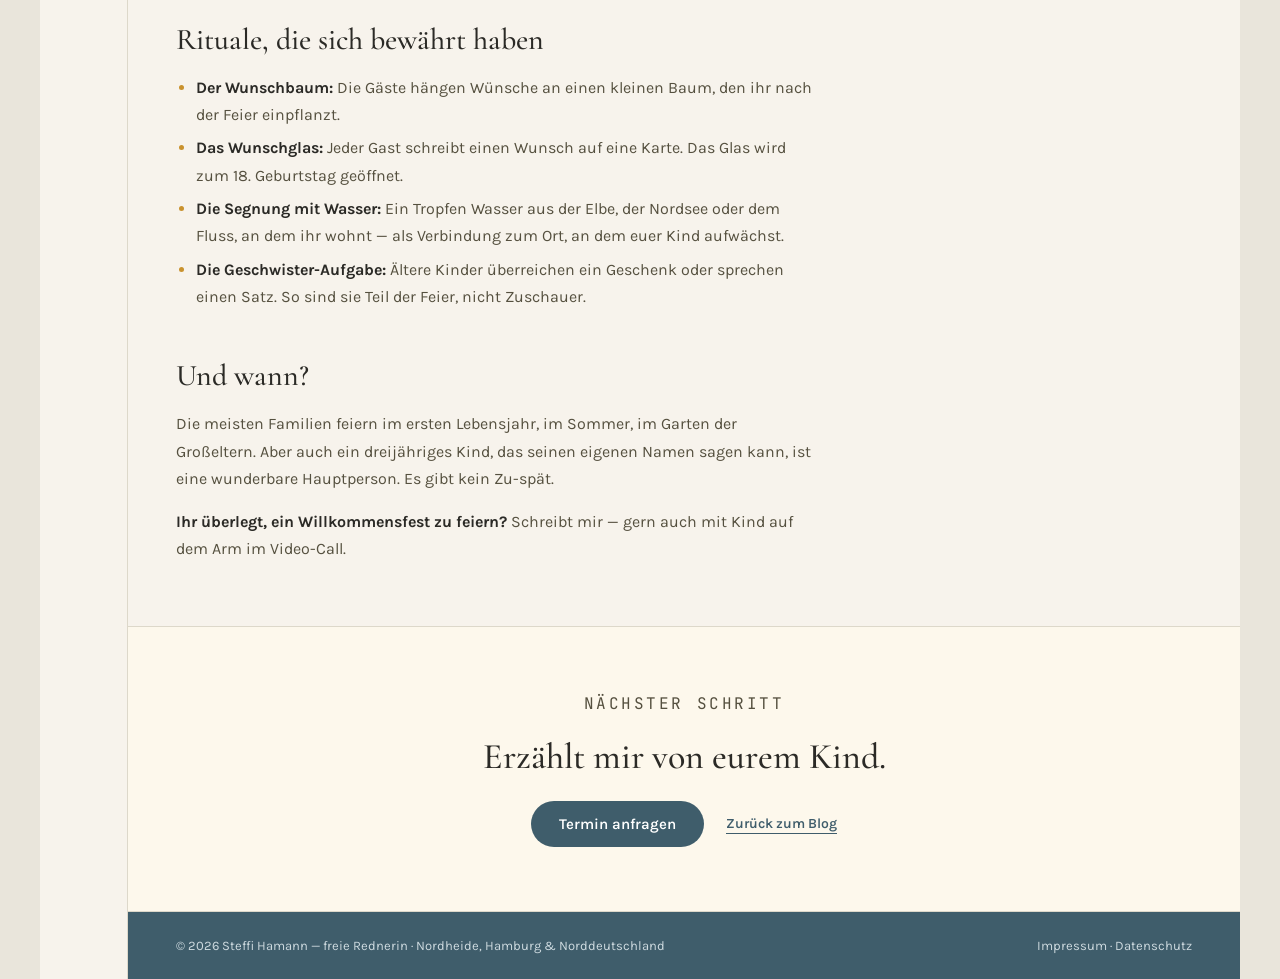
<file: blog/willkommensfest.html>
<!DOCTYPE html>
<html lang="de">
<head>
  <meta charset="utf-8">
  <meta name="viewport" content="width=device-width, initial-scale=1">
  <title>Das Willkommensfest — Taufe ohne Kirche? — Steffi Hamann</title>
  <meta name="description" content="Was ein Willkommensfest ist, wie es sich von einer Taufe unterscheidet und welche Rituale sich für Familien bewährt haben.">
  <link rel="stylesheet" href="../css/style.css">
</head>
<body>

<a class="sprunglink" href="#hauptinhalt">Zum Inhalt springen</a>

<div class="rahmen">

  <aside class="rail" aria-hidden="true">
    <div class="rail-innen">
      <a class="monogramm" href="../index.html" tabindex="-1">SH</a>
      <div class="rail-text">Freie Rednerin — Nordheide · Hamburg · Norddeutschland</div>
      <div class="rail-punkt"></div>
    </div>
  </aside>

  <div class="inhalt">

    <header class="kopfzeile">
      <a class="marke" href="../index.html">
        <span class="marke-monogramm">SH</span>
        <span class="marke-name">Steffi Hamann<small>Freie Rednerin</small></span>
      </a>
      <nav class="navigation" id="hauptnav" aria-label="Hauptnavigation">
        <a href="../index.html">Startseite</a>
        <a href="../trauungen.html">Trauungen</a>
        <a href="../trauerfeiern.html">Trauerfeiern</a>
        <a href="../willkommensfeste.html">Willkommensfeste</a>
        <a href="../ueber-mich.html">Über mich</a>
        <a href="../blog.html" aria-current="page">Blog</a>
        <a class="nur-mobil" href="../kontakt.html">Anfrage stellen</a>
      </nav>
      <button class="menue-knopf" type="button" aria-expanded="false" aria-controls="hauptnav">
        <span class="menue-wort">Menü</span><span class="menue-striche" aria-hidden="true"></span>
      </button>
      <a class="pill kopf-pill" href="../kontakt.html">Anfrage stellen</a>
    </header>

    <main id="hauptinhalt">

      <article>
        <header class="artikel-kopf">
          <a class="zurueck" href="../index.html">Zur Startseite</a>
          <p class="eyebrow">Willkommen</p>
          <h1>Das Willkommensfest — Taufe ohne Kirche?</h1>
          <p class="hero-lead">Immer mehr Familien wünschen sich einen feierlichen Moment für ihr Kind, ohne kirchlich zu sein. Was ein Willkommensfest ist, was es nicht ist — und wie es aussehen kann.</p>
          <p class="beitrag-meta">Von Steffi Hamann · 3 Minuten Lesezeit · April 2026</p>
        </header>

        <div class="ph ph--gelb artikel-bild">
          <img src="../bilder/blog-willkommensfest.jpg" alt="" onerror="var s=this.src;if(s.endsWith('.jpg'))this.src=s.slice(0,-4)+'.png';else if(s.endsWith('.png'))this.src=s.slice(0,-4)+'.webp';else this.remove()">
          <span>Blogbild: Sonnenblumenfeld</span>
        </div>

        <div class="artikel-text">
          <div class="prosa">
            <h2>Was es ist</h2>
            <p>Ein Willkommensfest — manche sagen Namensfeier, freie Taufe oder Babysegnung — ist eine weltliche Zeremonie, mit der eine Familie ihr Kind in ihrem Kreis willkommen heißt. Es gibt eine Rede über das Kind und seinen Namen, ein Versprechen der Eltern, oft ein Versprechen der Patinnen und Paten, und ein Ritual. Dauer: 20 bis 30 Minuten. Ort: wo ihr wollt.</p>

            <h2>Was es nicht ist</h2>
            <p>Keine Taufe. Es gibt kein Sakrament, keine Aufnahme in eine Gemeinde, kein kirchliches Patenamt. Wer später eine Taufe möchte, kann sie trotzdem feiern. Und wer eine Taufe hatte, kann trotzdem ein Willkommensfest feiern — etwa für die Seite der Familie, die nicht dabei sein konnte.</p>

            <h2>Patinnen und Paten ohne Kirche</h2>
            <p>Das ist die Frage, die mir am häufigsten gestellt wird. Die Antwort: Ihr könnt Menschen benennen, die für euer Kind da sein sollen — Freundinnen, Geschwister, Großeltern. Sie geben in der Feier ein eigenes Versprechen ab, das wir vorher gemeinsam formulieren. Rechtlich hat das keine Bedeutung. Emotional oft eine sehr große.</p>

            <h2>Rituale, die sich bewährt haben</h2>
            <ul>
              <li><strong>Der Wunschbaum:</strong> Die Gäste hängen Wünsche an einen kleinen Baum, den ihr nach der Feier einpflanzt.</li>
              <li><strong>Das Wunschglas:</strong> Jeder Gast schreibt einen Wunsch auf eine Karte. Das Glas wird zum 18. Geburtstag geöffnet.</li>
              <li><strong>Die Segnung mit Wasser:</strong> Ein Tropfen Wasser aus der Elbe, der Nordsee oder dem Fluss, an dem ihr wohnt — als Verbindung zum Ort, an dem euer Kind aufwächst.</li>
              <li><strong>Die Geschwister-Aufgabe:</strong> Ältere Kinder überreichen ein Geschenk oder sprechen einen Satz. So sind sie Teil der Feier, nicht Zuschauer.</li>
            </ul>

            <h2>Und wann?</h2>
            <p>Die meisten Familien feiern im ersten Lebensjahr, im Sommer, im Garten der Großeltern. Aber auch ein dreijähriges Kind, das seinen eigenen Namen sagen kann, ist eine wunderbare Hauptperson. Es gibt kein Zu-spät.</p>

            <p><strong>Ihr überlegt, ein Willkommensfest zu feiern?</strong> Schreibt mir — gern auch mit Kind auf dem Arm im Video-Call.</p>
          </div>
        </div>
      </article>

      <section class="aufruf">
        <p class="label">Nächster Schritt</p>
        <h2>Erzählt mir von eurem Kind.</h2>
        <div class="aktionen">
          <a class="pill pill--gross" href="../kontakt.html?anlass=Willkommensfest">Termin anfragen</a>
          <a class="textlink" href="../blog.html">Zurück zum Blog</a>
        </div>
      </section>

    </main>

    <footer class="fusszeile">
      <span>© 2026 Steffi Hamann — freie Rednerin · Nordheide, Hamburg &amp; Norddeutschland</span>
      <span><a href="../impressum.html">Impressum</a> · <a href="../datenschutz.html">Datenschutz</a></span>
    </footer>

  </div>
</div>

<script src="../js/main.js"></script>
</body>
</html>
</file>
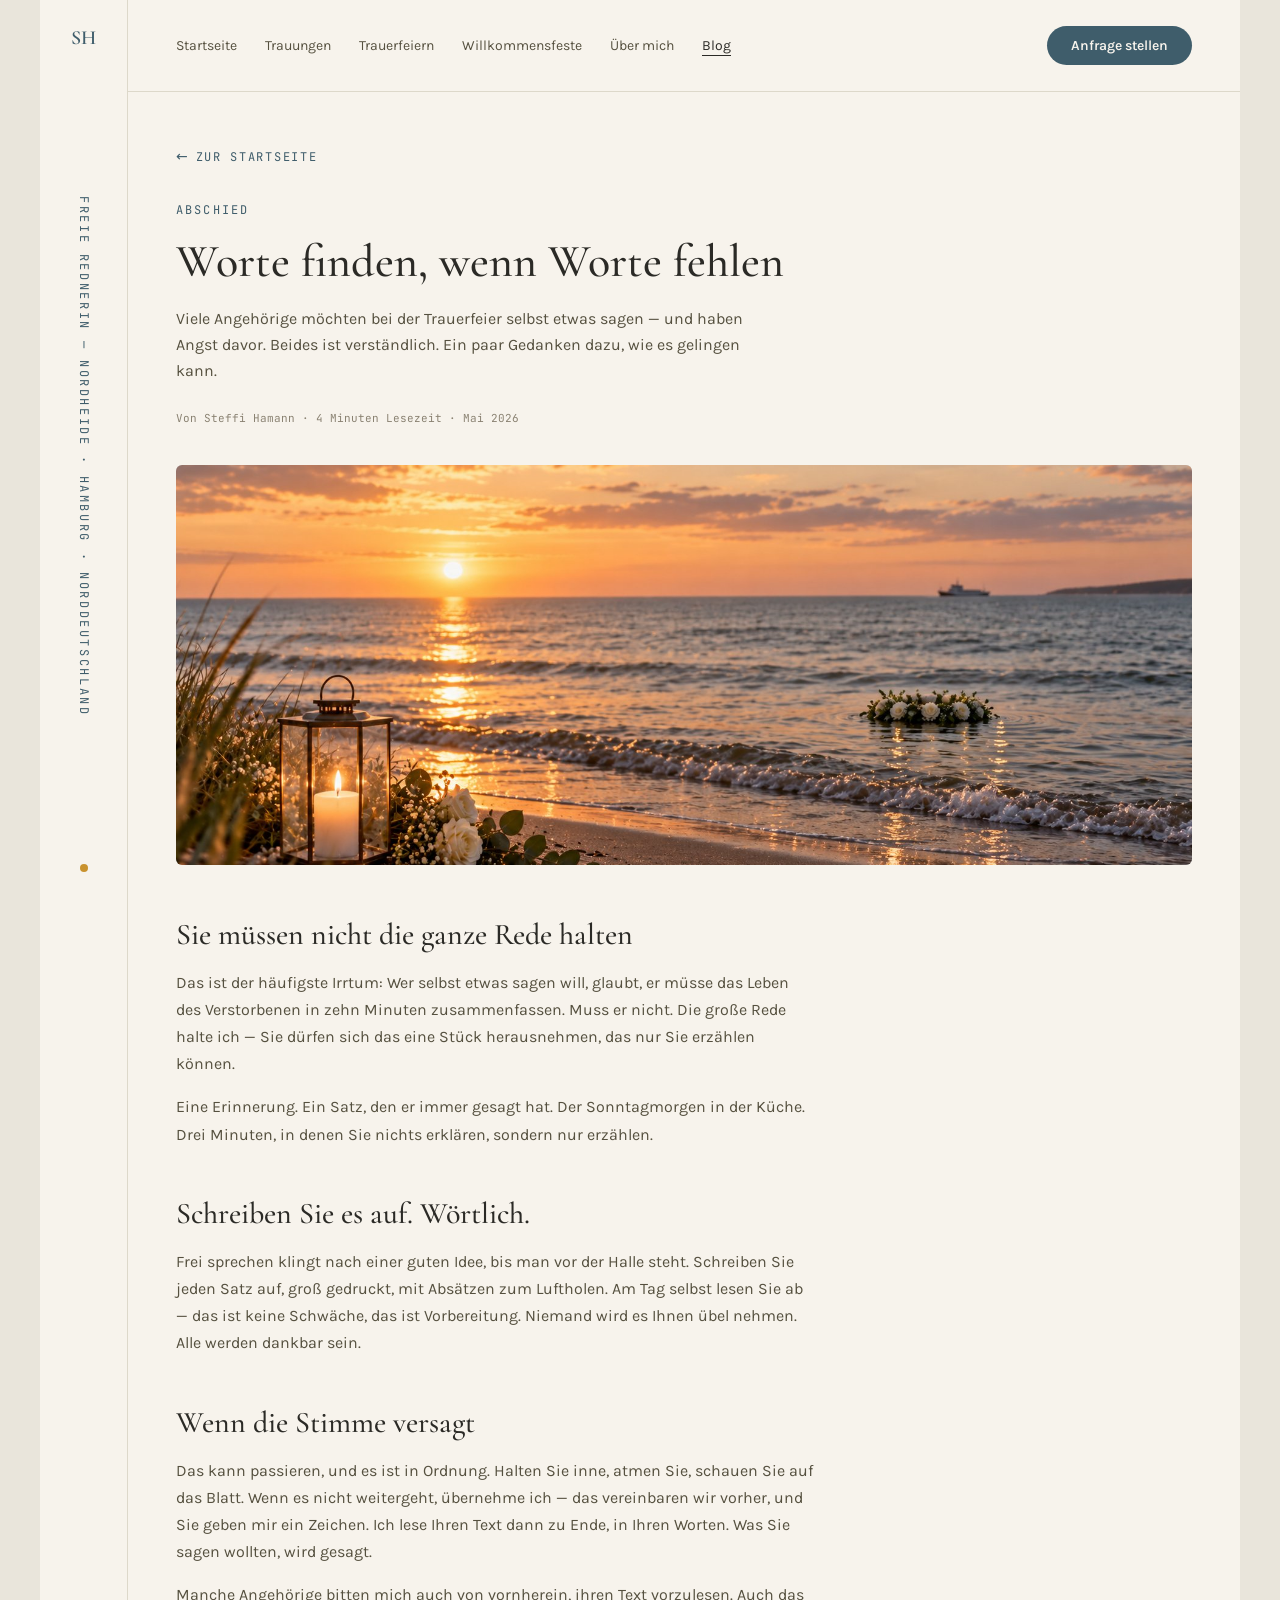
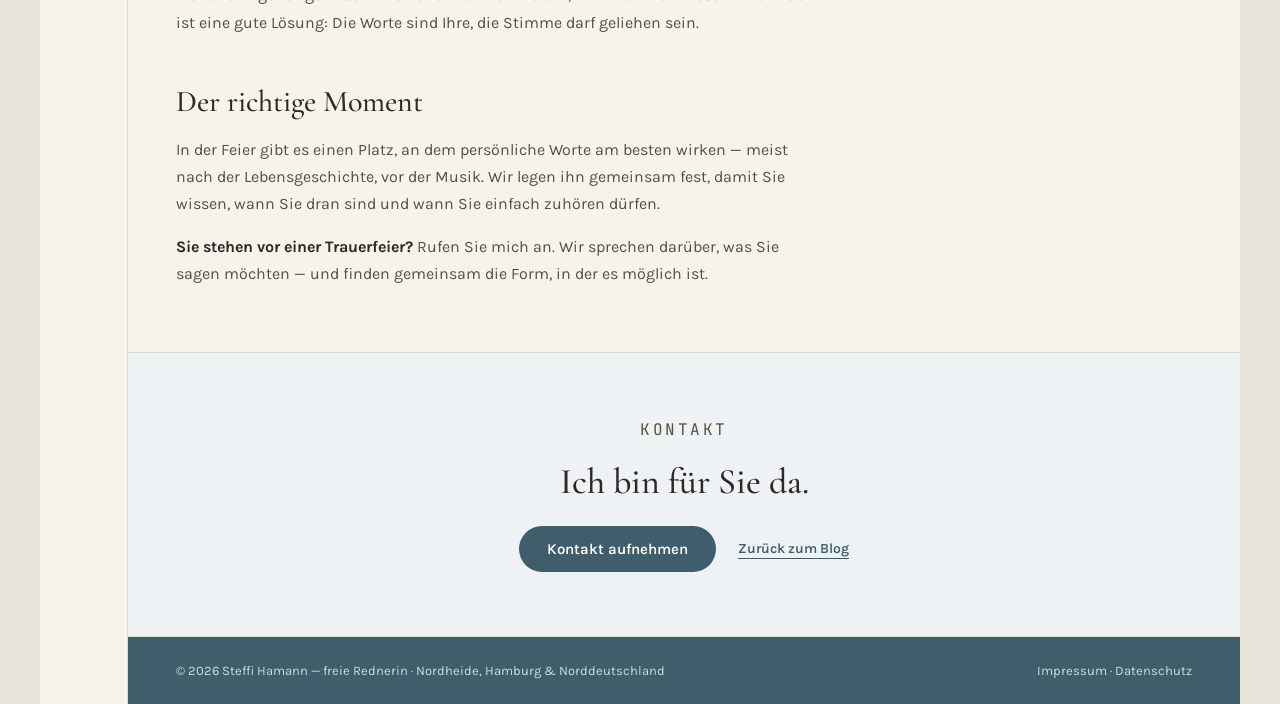
<file: blog/worte-finden.html>
<!DOCTYPE html>
<html lang="de">
<head>
  <meta charset="utf-8">
  <meta name="viewport" content="width=device-width, initial-scale=1">
  <title>Worte finden, wenn Worte fehlen — Steffi Hamann</title>
  <meta name="description" content="Was Angehörige in einer Trauerrede selbst sagen können — und wie es gelingt, ohne dass die Stimme versagt.">
  <link rel="stylesheet" href="../css/style.css">
</head>
<body class="thema-blau">

<a class="sprunglink" href="#hauptinhalt">Zum Inhalt springen</a>

<div class="rahmen">

  <aside class="rail" aria-hidden="true">
    <div class="rail-innen">
      <a class="monogramm" href="../index.html" tabindex="-1">SH</a>
      <div class="rail-text">Freie Rednerin — Nordheide · Hamburg · Norddeutschland</div>
      <div class="rail-punkt"></div>
    </div>
  </aside>

  <div class="inhalt">

    <header class="kopfzeile">
      <a class="marke" href="../index.html">
        <span class="marke-monogramm">SH</span>
        <span class="marke-name">Steffi Hamann<small>Freie Rednerin</small></span>
      </a>
      <nav class="navigation" id="hauptnav" aria-label="Hauptnavigation">
        <a href="../index.html">Startseite</a>
        <a href="../trauungen.html">Trauungen</a>
        <a href="../trauerfeiern.html">Trauerfeiern</a>
        <a href="../willkommensfeste.html">Willkommensfeste</a>
        <a href="../ueber-mich.html">Über mich</a>
        <a href="../blog.html" aria-current="page">Blog</a>
        <a class="nur-mobil" href="../kontakt.html">Anfrage stellen</a>
      </nav>
      <button class="menue-knopf" type="button" aria-expanded="false" aria-controls="hauptnav">
        <span class="menue-wort">Menü</span><span class="menue-striche" aria-hidden="true"></span>
      </button>
      <a class="pill kopf-pill" href="../kontakt.html">Anfrage stellen</a>
    </header>

    <main id="hauptinhalt">

      <article>
        <header class="artikel-kopf">
          <a class="zurueck" href="../index.html">Zur Startseite</a>
          <p class="eyebrow">Abschied</p>
          <h1>Worte finden, wenn Worte fehlen</h1>
          <p class="hero-lead">Viele Angehörige möchten bei der Trauerfeier selbst etwas sagen — und haben Angst davor. Beides ist verständlich. Ein paar Gedanken dazu, wie es gelingen kann.</p>
          <p class="beitrag-meta">Von Steffi Hamann · 4 Minuten Lesezeit · Mai 2026</p>
        </header>

        <div class="ph ph--blau-hell artikel-bild">
          <img src="../bilder/blog-worte-finden.jpg" alt="" onerror="var s=this.src;if(s.endsWith('.jpg'))this.src=s.slice(0,-4)+'.png';else if(s.endsWith('.png'))this.src=s.slice(0,-4)+'.webp';else this.remove()">
          <span>Blogbild: Kerze am Meer</span>
        </div>

        <div class="artikel-text">
          <div class="prosa">
            <h2>Sie müssen nicht die ganze Rede halten</h2>
            <p>Das ist der häufigste Irrtum: Wer selbst etwas sagen will, glaubt, er müsse das Leben des Verstorbenen in zehn Minuten zusammenfassen. Muss er nicht. Die große Rede halte ich — Sie dürfen sich das eine Stück herausnehmen, das nur Sie erzählen können.</p>
            <p>Eine Erinnerung. Ein Satz, den er immer gesagt hat. Der Sonntagmorgen in der Küche. Drei Minuten, in denen Sie nichts erklären, sondern nur erzählen.</p>

            <h2>Schreiben Sie es auf. Wörtlich.</h2>
            <p>Frei sprechen klingt nach einer guten Idee, bis man vor der Halle steht. Schreiben Sie jeden Satz auf, groß gedruckt, mit Absätzen zum Luftholen. Am Tag selbst lesen Sie ab — das ist keine Schwäche, das ist Vorbereitung. Niemand wird es Ihnen übel nehmen. Alle werden dankbar sein.</p>

            <h2>Wenn die Stimme versagt</h2>
            <p>Das kann passieren, und es ist in Ordnung. Halten Sie inne, atmen Sie, schauen Sie auf das Blatt. Wenn es nicht weitergeht, übernehme ich — das vereinbaren wir vorher, und Sie geben mir ein Zeichen. Ich lese Ihren Text dann zu Ende, in Ihren Worten. Was Sie sagen wollten, wird gesagt.</p>
            <p>Manche Angehörige bitten mich auch von vornherein, ihren Text vorzulesen. Auch das ist eine gute Lösung: Die Worte sind Ihre, die Stimme darf geliehen sein.</p>

            <h2>Der richtige Moment</h2>
            <p>In der Feier gibt es einen Platz, an dem persönliche Worte am besten wirken — meist nach der Lebensgeschichte, vor der Musik. Wir legen ihn gemeinsam fest, damit Sie wissen, wann Sie dran sind und wann Sie einfach zuhören dürfen.</p>

            <p><strong>Sie stehen vor einer Trauerfeier?</strong> Rufen Sie mich an. Wir sprechen darüber, was Sie sagen möchten — und finden gemeinsam die Form, in der es möglich ist.</p>
          </div>
        </div>
      </article>

      <section class="aufruf">
        <p class="label">Kontakt</p>
        <h2>Ich bin für Sie da.</h2>
        <div class="aktionen">
          <a class="pill pill--gross" href="../kontakt.html?anlass=Trauerfeier">Kontakt aufnehmen</a>
          <a class="textlink" href="../blog.html">Zurück zum Blog</a>
        </div>
      </section>

    </main>

    <footer class="fusszeile">
      <span>© 2026 Steffi Hamann — freie Rednerin · Nordheide, Hamburg &amp; Norddeutschland</span>
      <span><a href="../impressum.html">Impressum</a> · <a href="../datenschutz.html">Datenschutz</a></span>
    </footer>

  </div>
</div>

<script src="../js/main.js"></script>
</body>
</html>
</file>
<file: css/style.css>
/* ==========================================================================
   Anna Berger — freie Rednerin
   Ein Stylesheet für alle Seiten. Farben und Schriften stehen ganz oben
   unter :root — dort lässt sich das Aussehen der ganzen Website ändern.
   ========================================================================== */


/* ---------- Schriften (lokal eingebunden, keine Verbindung zu Google) ---------- */

@font-face {
  font-family: "Cormorant Garamond";
  font-style: normal;
  font-weight: 300 700;
  font-display: swap;
  src: url("../fonts/cormorant-garamond.woff2") format("woff2");
}

@font-face {
  font-family: "Cormorant Garamond";
  font-style: italic;
  font-weight: 300 700;
  font-display: swap;
  src: url("../fonts/cormorant-garamond-italic.woff2") format("woff2");
}

@font-face {
  font-family: "Karla";
  font-style: normal;
  font-weight: 200 800;
  font-display: swap;
  src: url("../fonts/karla.woff2") format("woff2");
}

@font-face {
  font-family: "JetBrains Mono";
  font-style: normal;
  font-weight: 400;
  font-display: swap;
  src: url("../fonts/jetbrains-mono.woff2") format("woff2");
}


/* ---------- Farben & Grundwerte ---------- */

:root {
  --leinwand:           #e9e5db;
  --creme:              #f7f3ec;
  --creme-dunkel:       #efe9dd;
  --ink:                #2b2a26;
  --text:               #55503f;
  --gedaempft:          #8a8272;
  --linie:              #ddd8ca;
  --linie-hell:         #e4ddcd;

  --blau:               #3f5d6b;
  --blau-dunkel:        #3a5662;
  --blau-hell:          #eef2f4;
  --auf-blau:           #f2f5f6;
  --auf-blau-gedaempft: #cfdbe0;

  --gelb:               #c9922e;
  --gelb-link:          #a9770f;
  --gelb-hell:          #fdf8ec;
  --gelb-auf-blau:      #e8c877;

  /* Akzent der jeweiligen Seite: gelb = feierlich, blau = Abschied */
  --akzent:             var(--gelb);
  --akzent-link:        var(--gelb-link);
  --akzent-hell:        var(--gelb-hell);

  --serif: "Cormorant Garamond", "Iowan Old Style", "Palatino Linotype", Georgia, serif;
  --sans:  Karla, "Segoe UI", system-ui, -apple-system, sans-serif;
  --mono:  "JetBrains Mono", ui-monospace, "Cascadia Mono", Consolas, monospace;

  --rand: 48px;
  --schatten: 0 1px 3px rgba(0, 0, 0, .05);
  --schatten-hover: 0 12px 26px -14px rgba(43, 42, 38, .28);
}

.thema-blau {
  --akzent:      var(--blau);
  --akzent-link: var(--blau);
  --akzent-hell: var(--blau-hell);
}


/* ---------- Grundlagen ---------- */

*, *::before, *::after { box-sizing: border-box; }

html { -webkit-text-size-adjust: 100%; text-size-adjust: 100%; }

@media (prefers-reduced-motion: no-preference) {
  html { scroll-behavior: smooth; }
}

body {
  margin: 0;
  background: var(--leinwand);
  color: var(--ink);
  font-family: var(--sans);
  font-size: 16px;
  -webkit-font-smoothing: antialiased;
}

img { display: block; max-width: 100%; }

h1, h2, h3 {
  margin: 0;
  font-family: var(--serif);
  text-wrap: balance;
}

p { margin: 0; }

a { color: var(--blau); }

:focus-visible {
  outline: 2px solid var(--blau);
  outline-offset: 3px;
}

.stimmen :focus-visible,
.fusszeile :focus-visible {
  outline-color: var(--gelb-auf-blau);
}

.sprunglink {
  position: absolute;
  left: 16px;
  top: -60px;
  z-index: 100;
  background: var(--blau);
  color: #fff;
  padding: 10px 18px;
  border-radius: 999px;
  font-size: 14px;
  font-weight: 600;
  text-decoration: none;
  transition: top .15s ease;
}

.sprunglink:focus { top: 16px; }


/* ---------- Rahmen & vertikale Leiste ---------- */

.rahmen {
  max-width: 1200px;
  min-height: 100vh;
  margin: 0 auto;
  background: var(--creme);
  display: grid;
  grid-template-columns: 88px minmax(0, 1fr);
}

.rail { border-right: 1px solid var(--linie); }

.rail-innen {
  position: sticky;
  top: 0;
  height: 100vh;
  height: 100dvh;
  display: flex;
  flex-direction: column;
  align-items: center;
  justify-content: space-between;
  padding: 28px 0;
}

.monogramm {
  font-family: var(--serif);
  font-weight: 600;
  font-size: 20px;
  line-height: 1;
  color: var(--blau);
  text-decoration: none;
}

.rail-text {
  writing-mode: vertical-rl;
  font: 12px/1 var(--mono);
  letter-spacing: .22em;
  text-transform: uppercase;
  white-space: nowrap;
  color: var(--blau);
}

.rail-punkt {
  width: 8px;
  height: 8px;
  border-radius: 50%;
  background: var(--gelb);
}

.inhalt {
  min-width: 0;
  display: flex;
  flex-direction: column;
}

.inhalt > main { flex: 1; }


/* ---------- Kopfzeile ---------- */

.kopfzeile {
  display: flex;
  align-items: center;
  justify-content: space-between;
  gap: 24px;
  padding: 26px var(--rand);
  border-bottom: 1px solid var(--linie);
}

.navigation {
  display: flex;
  gap: 28px;
  font-size: 14px;
}

.navigation a {
  color: var(--text);
  text-decoration: none;
  text-underline-offset: 5px;
  text-decoration-thickness: 1px;
}

.navigation a:hover,
.navigation a[aria-current="page"] {
  color: var(--ink);
  text-decoration-line: underline;
}

.nur-mobil { display: none; }

.marke {
  display: none;
  align-items: center;
  gap: 12px;
  color: var(--ink);
  text-decoration: none;
}

.marke-monogramm {
  display: grid;
  place-items: center;
  width: 38px;
  height: 38px;
  border: 1px solid var(--linie);
  border-radius: 50%;
  font-family: var(--serif);
  font-weight: 600;
  font-size: 17px;
  line-height: 1;
  color: var(--blau);
}

.marke-name {
  font-family: var(--serif);
  font-size: 19px;
  font-weight: 600;
  line-height: 1.1;
}

.marke-name small {
  display: block;
  margin-top: 3px;
  font: 10px/1.3 var(--mono);
  letter-spacing: .18em;
  text-transform: uppercase;
  color: var(--gedaempft);
}

.menue-knopf {
  display: none;
  align-items: center;
  gap: 10px;
  padding: 9px 16px;
  border: 1px solid var(--linie);
  border-radius: 999px;
  background: transparent;
  color: var(--ink);
  font: 600 14px/1 var(--sans);
  cursor: pointer;
}

.menue-striche {
  position: relative;
  display: block;
  width: 16px;
  height: 10px;
}

.menue-striche::before,
.menue-striche::after {
  content: "";
  position: absolute;
  left: 0;
  right: 0;
  height: 1.5px;
  background: currentColor;
  transition: transform .18s ease, top .18s ease;
}

.menue-striche::before { top: 1px; }
.menue-striche::after  { top: 7.5px; }

.offen .menue-striche::before { top: 4.25px; transform: rotate(45deg); }
.offen .menue-striche::after  { top: 4.25px; transform: rotate(-45deg); }


/* ---------- Buttons & Links ---------- */

.pill {
  display: inline-block;
  padding: 11px 24px;
  border: 0;
  border-radius: 999px;
  background: var(--blau);
  color: var(--creme);
  font-family: var(--sans);
  font-size: 14px;
  font-weight: 600;
  text-decoration: none;
  cursor: pointer;
  transition: background-color .18s ease;
}

.pill:hover { background: var(--blau-dunkel); }

.pill--gross {
  padding: 14px 28px;
  font-size: 15px;
  color: #fff;
}

.textlink {
  font-size: 14px;
  font-weight: 600;
  color: var(--blau);
  text-decoration: none;
  border-bottom: 1px solid var(--blau);
  padding-bottom: 1px;
  transition: box-shadow .18s ease;
}

.textlink:hover { box-shadow: 0 1px 0 var(--blau); }

.aktionen {
  display: flex;
  flex-wrap: wrap;
  align-items: center;
  gap: 16px 22px;
}

.eyebrow {
  font: 12px/normal var(--mono);
  letter-spacing: .18em;
  text-transform: uppercase;
  color: var(--akzent);
}

.label {
  font: 11px/normal var(--mono);
  letter-spacing: .16em;
  text-transform: uppercase;
  color: var(--gedaempft);
}

.knopf-klein {
  margin-left: 2px;
  padding: 3px 12px;
  border: 1px solid var(--linie);
  border-radius: 999px;
  background: #fff;
  color: var(--blau);
  font: 600 13px/1.5 var(--sans);
  cursor: pointer;
}


/* ---------- Bildplätze ----------
   Liegt die Datei aus dem src-Attribut im Ordner „bilder", wird das Foto
   angezeigt. Fehlt sie, bleibt der gestreifte Platzhalter sichtbar. */

.ph {
  position: relative;
  overflow: hidden;
  display: flex;
  align-items: center;
  justify-content: center;
  background: repeating-linear-gradient(-45deg, #e7e1d4, #e7e1d4 10px, #efe9df 10px, #efe9df 20px);
}

.ph--blau      { background: repeating-linear-gradient(-45deg, #d5e0e4, #d5e0e4 10px, #e4ecef 10px, #e4ecef 20px); }
.ph--blau-hell { background: repeating-linear-gradient(-45deg, #ccd9de, #ccd9de 10px, #dde6ea 10px, #dde6ea 20px); }
.ph--gelb      { background: repeating-linear-gradient(-45deg, #f0dfb6, #f0dfb6 10px, #f6ead0 10px, #f6ead0 20px); }

.ph span {
  margin: 0 12px;
  padding: 4px 10px;
  border-radius: 3px;
  background: rgba(255, 255, 255, .75);
  font: 11px/1.4 var(--mono);
  color: var(--gedaempft);
  text-align: center;
}

.ph img {
  position: absolute;
  inset: 0;
  z-index: 1;
  width: 100%;
  height: 100%;
  object-fit: cover;
}


/* ---------- Hero ---------- */

.hero {
  display: grid;
  grid-template-columns: minmax(0, 1fr) 520px;
  min-height: 520px;
}

.hero > .ph { min-height: 520px; }

.hero-text {
  padding: 64px var(--rand);
  display: flex;
  flex-direction: column;
  justify-content: center;
  gap: 26px;
}

.hero h1 {
  font-size: 52px;
  font-weight: 500;
  line-height: 1.1;
}

.hero h1 em,
.seitenkopf-schlicht h1 em { color: var(--blau); }

.hero-lead {
  max-width: 420px;
  font-size: 16px;
  line-height: 1.65;
  color: var(--text);
}

.kennzahlen {
  list-style: none;
  margin: 14px 0 0;
  padding: 22px 0 0;
  border-top: 1px solid var(--linie);
  display: flex;
  flex-wrap: wrap;
  gap: 16px 36px;
}

.kennzahl-wert {
  display: block;
  font-family: var(--serif);
  font-size: 30px;
  font-weight: 600;
  color: var(--blau);
}

.kennzahl-label {
  display: block;
  font-size: 12.5px;
  color: var(--gedaempft);
}

.hero--seite {
  grid-template-columns: minmax(0, 1fr) 440px;
  min-height: 440px;
}

.hero--seite > .ph { min-height: 440px; }

.hero--seite h1 { font-size: 48px; }


/* ---------- Drei Anlässe ---------- */

.anlaesse {
  padding: var(--rand);
  background: var(--creme-dunkel);
  border-top: 1px solid var(--linie);
}

.anlaesse > .label { margin-bottom: 20px; }

.raster-3 {
  display: grid;
  grid-template-columns: repeat(3, minmax(0, 1fr));
  gap: 24px;
}

.karte {
  position: relative;
  padding: 30px 28px;
  background: var(--gelb-hell);
  border-top: 5px solid var(--gelb);
  border-radius: 0 0 6px 6px;
  box-shadow: var(--schatten);
  transition: box-shadow .18s ease, transform .18s ease;
}

.karte:hover {
  box-shadow: var(--schatten-hover);
  transform: translateY(-2px);
}

.karte--blau {
  background: var(--blau-hell);
  border-top-color: var(--blau);
}

.karte .ph {
  height: 150px;
  margin-bottom: 18px;
  border-radius: 4px;
}

.karte-eyebrow {
  margin-bottom: 10px;
  font: 11px/normal var(--mono);
  letter-spacing: .16em;
  text-transform: uppercase;
  color: var(--gelb);
}

.karte--blau .karte-eyebrow { color: var(--blau); }

.karte h3 {
  margin: 0 0 8px;
  font-size: 24px;
  font-weight: 600;
}

.karte p {
  margin: 0 0 14px;
  font-size: 14px;
  line-height: 1.55;
  color: var(--text);
}

.mehr {
  font-size: 14px;
  font-weight: 600;
  color: var(--gelb-link);
  text-decoration: none;
  text-underline-offset: 4px;
}

.karte--blau .mehr { color: var(--blau); }

.karte:hover .mehr { text-decoration-line: underline; }

/* macht die ganze Karte klickbar */
.mehr::after,
.lesen::after {
  content: "";
  position: absolute;
  inset: 0;
  z-index: 2;
}


/* ---------- Ablauf ---------- */

.ablauf {
  display: grid;
  grid-template-columns: minmax(0, 1fr) minmax(0, 1fr);
  border-top: 1px solid var(--linie);
}

.ablauf > .ph { min-height: 340px; }

.ablauf-text {
  padding: 52px var(--rand);
  display: flex;
  flex-direction: column;
  justify-content: center;
  background: var(--creme);
}

.ablauf-text > .label {
  margin-bottom: 14px;
  color: var(--blau);
}

.schritte {
  list-style: none;
  margin: 0;
  padding: 0;
  display: flex;
  flex-direction: column;
  gap: 18px;
}

.schritt {
  display: flex;
  align-items: baseline;
  gap: 16px;
  font-size: 14px;
  line-height: 1.5;
  color: var(--text);
}

.schritt-nr {
  font-family: var(--serif);
  font-size: 22px;
  font-weight: 600;
  color: var(--gelb);
}

.schritt strong {
  font-size: 15px;
  color: var(--ink);
}


/* ---------- Stimmen ---------- */

.stimmen {
  padding: 64px var(--rand);
  background: var(--blau);
  color: var(--auf-blau);
  border-top: 1px solid var(--linie);
}

.stimmen > .label {
  margin-bottom: 28px;
  text-align: center;
  color: var(--gelb-auf-blau);
}

.stimmen .raster-3 { gap: 28px; }

.stimme {
  margin: 0;
  padding: 30px 28px;
  background: rgba(255, 255, 255, .07);
  border: 1px solid rgba(255, 255, 255, .15);
  border-radius: 6px;
}

.stimme-zeichen {
  font-family: var(--serif);
  font-size: 40px;
  line-height: .5;
  color: var(--gelb-auf-blau);
}

.stimme blockquote { margin: 0; }

.stimme p {
  margin: 10px 0 16px;
  font-family: var(--serif);
  font-style: italic;
  font-size: 19px;
  line-height: 1.5;
}

.stimme figcaption {
  font: 11px/1.5 var(--mono);
  letter-spacing: .12em;
  text-transform: uppercase;
  color: var(--auf-blau-gedaempft);
}

.stimmen--einzeln .stimme {
  max-width: 720px;
  margin: 0 auto;
  padding: 36px 40px;
}

.stimmen--einzeln .stimme p { font-size: 23px; }


/* ---------- Blog ---------- */

.blog-teaser {
  padding: var(--rand);
  border-top: 1px solid var(--linie);
}

.abschnitt-kopf {
  display: flex;
  flex-wrap: wrap;
  align-items: baseline;
  justify-content: space-between;
  gap: 12px 24px;
  margin-bottom: 22px;
}

.abschnitt-kopf h2 {
  font-size: 30px;
  font-weight: 500;
}

.beitrag {
  position: relative;
  overflow: hidden;
  background: #fff;
  border: 1px solid var(--linie-hell);
  border-radius: 6px;
  transition: box-shadow .18s ease, transform .18s ease;
}

.beitrag:hover {
  box-shadow: var(--schatten-hover);
  transform: translateY(-2px);
}

.beitrag .ph { height: 140px; }

.beitrag-text { padding: 22px 24px; }

.beitrag-meta {
  margin-bottom: 8px;
  font: 11px/normal var(--mono);
  color: var(--gedaempft);
}

.beitrag h3 {
  margin: 0 0 6px;
  font-size: 20px;
  font-weight: 600;
  line-height: 1.25;
}

.beitrag-auszug {
  margin: 0 0 12px;
  font-size: 14px;
  line-height: 1.55;
  color: var(--text);
}

.lesen {
  font-size: 13.5px;
  font-weight: 600;
  color: var(--blau);
  text-decoration: none;
  text-underline-offset: 4px;
}

.beitrag:hover .lesen { text-decoration-line: underline; }


/* ---------- Unterseiten: Kopf, Abschnitte, Text ---------- */

.seitenkopf-schlicht {
  padding: 64px var(--rand) 52px;
  display: flex;
  flex-direction: column;
  gap: 22px;
}

.seitenkopf-schlicht h1 {
  max-width: 820px;
  font-size: 52px;
  font-weight: 500;
  line-height: 1.1;
}

.seitenkopf-schlicht .hero-lead { max-width: 560px; }

.abschnitt {
  padding: 56px var(--rand);
  border-top: 1px solid var(--linie);
}

.abschnitt--dunkel { background: var(--creme-dunkel); }

.abschnitt-titel {
  margin: 10px 0 28px;
  font-size: 32px;
  font-weight: 500;
  line-height: 1.15;
}

.zweispaltig {
  display: grid;
  grid-template-columns: minmax(0, 1.1fr) minmax(0, .9fr);
  gap: 56px;
  align-items: start;
}

.prosa {
  max-width: 640px;
  font-size: 16px;
  line-height: 1.7;
  color: var(--text);
}

.prosa > * + * { margin-top: 1em; }

.prosa h2 {
  margin-top: 1.6em;
  font-size: 30px;
  font-weight: 500;
  line-height: 1.2;
  color: var(--ink);
}

.prosa h3 {
  margin-top: 1.4em;
  font-size: 22px;
  font-weight: 600;
  line-height: 1.25;
  color: var(--ink);
}

.prosa > :first-child { margin-top: 0; }

.prosa strong { color: var(--ink); }

.prosa ul {
  margin-bottom: 0;
  padding-left: 1.25em;
}

.prosa li + li { margin-top: .4em; }

.prosa li::marker { color: var(--akzent); }

.leistungen {
  list-style: none;
  margin: 0;
  padding: 0;
  border-bottom: 1px solid var(--linie);
}

.leistungen li {
  padding: 16px 0;
  border-top: 1px solid var(--linie);
  font-size: 15px;
  line-height: 1.55;
  color: var(--text);
}

.leistungen strong {
  display: block;
  margin-bottom: 4px;
  font: 11px/normal var(--mono);
  letter-spacing: .16em;
  text-transform: uppercase;
  color: var(--akzent-link);
}


/* ---------- Häufige Fragen ---------- */

.fragen {
  max-width: 760px;
  border-top: 1px solid var(--linie);
}

.frage { border-bottom: 1px solid var(--linie); }

.frage summary {
  display: flex;
  justify-content: space-between;
  align-items: baseline;
  gap: 20px;
  padding: 18px 0;
  list-style: none;
  font-family: var(--serif);
  font-size: 21px;
  font-weight: 600;
  line-height: 1.3;
  cursor: pointer;
}

.frage summary::-webkit-details-marker { display: none; }

.frage summary::after {
  content: "+";
  flex: none;
  font: 400 24px/1 var(--sans);
  color: var(--akzent);
  transition: transform .18s ease;
}

.frage[open] summary::after { transform: rotate(45deg); }

.frage p {
  max-width: 640px;
  padding: 0 0 22px;
  font-size: 15px;
  line-height: 1.7;
  color: var(--text);
}


/* ---------- Aufruf am Seitenende ---------- */

.aufruf {
  padding: 64px var(--rand);
  background: var(--akzent-hell);
  border-top: 1px solid var(--linie);
  display: flex;
  flex-direction: column;
  align-items: center;
  gap: 18px;
  text-align: center;
}

.aufruf h2 {
  font-size: 36px;
  font-weight: 500;
  line-height: 1.15;
}

.aufruf p {
  max-width: 480px;
  font-size: 16px;
  line-height: 1.65;
  color: var(--text);
}

.aufruf .aktionen {
  justify-content: center;
  margin-top: 6px;
}


/* ---------- Blogartikel ---------- */

.artikel-kopf {
  padding: 56px var(--rand) 40px;
  display: flex;
  flex-direction: column;
  align-items: flex-start;
  gap: 18px;
}

.artikel-kopf h1 {
  max-width: 780px;
  font-size: 46px;
  font-weight: 500;
  line-height: 1.12;
}

.artikel-kopf .hero-lead { max-width: 600px; }

.artikel-kopf .beitrag-meta { margin: 8px 0 0; }

.artikel-bild {
  height: 400px;
  margin: 0 var(--rand);
  border-radius: 6px;
}

.artikel-text { padding: 52px var(--rand) 64px; }


/* ---------- Kontakt ---------- */

.kontakt {
  display: grid;
  grid-template-columns: minmax(0, .9fr) minmax(0, 1.1fr);
  gap: 56px;
  align-items: start;
  padding: 56px var(--rand);
  border-top: 1px solid var(--linie);
}

.kontakt .abschnitt-titel { margin-top: 0; }

.kontaktdaten {
  list-style: none;
  margin: 0 0 32px;
  padding: 0;
  display: grid;
  gap: 20px;
}

.kontaktdaten li {
  display: grid;
  gap: 4px;
}

.kontaktdaten a,
.kontaktdaten .wert {
  font-family: var(--serif);
  font-size: 26px;
  font-weight: 600;
  line-height: 1.2;
  color: var(--blau);
  text-decoration: none;
  overflow-wrap: anywhere;
}

.kontaktdaten a:hover { text-decoration: underline; text-underline-offset: 5px; text-decoration-thickness: 1px; }

.formular {
  display: grid;
  gap: 18px;
  padding: 32px;
  background: #fff;
  border: 1px solid var(--linie-hell);
  border-radius: 6px;
  box-shadow: var(--schatten);
}

.feld { display: grid; gap: 6px; }

.feld-reihe {
  display: grid;
  grid-template-columns: minmax(0, 1fr) minmax(0, 1fr);
  gap: 18px;
}

.feld label {
  font: 11px/normal var(--mono);
  letter-spacing: .14em;
  text-transform: uppercase;
  color: var(--gedaempft);
}

.pflicht { color: var(--gelb-link); }

.feld input,
.feld select,
.feld textarea {
  width: 100%;
  padding: 11px 13px;
  background: var(--creme);
  border: 1px solid var(--linie);
  border-radius: 4px;
  color: var(--ink);
  font: 15px/1.4 var(--sans);
  transition: border-color .18s ease;
}

.feld input:hover,
.feld select:hover,
.feld textarea:hover { border-color: var(--gedaempft); }

.feld input:focus,
.feld select:focus,
.feld textarea:focus { border-color: var(--blau); }

.feld textarea {
  min-height: 150px;
  resize: vertical;
}

.formular-info {
  font-size: 13.5px;
  line-height: 1.55;
  color: var(--text);
}

.formular .pill { justify-self: start; }

.formular-hinweis {
  font-size: 14px;
  line-height: 1.6;
  color: var(--blau);
}

.formular-hinweis:empty { display: none; }


/* ---------- Hinweise (Impressum, Datenschutz, Kontakt) ---------- */

.hinweisbox {
  padding: 16px 20px;
  background: var(--gelb-hell);
  border: 1px solid #ecd9a6;
  border-radius: 6px;
  font-size: 14.5px;
  line-height: 1.6;
  color: var(--text);
}

.hinweisbox--blau {
  background: var(--blau-hell);
  border-color: #d3dfe4;
}

.fuellen {
  padding: 0 4px;
  background: #fbe6ad;
  border-radius: 2px;
  color: var(--ink);
}


/* ---------- Fußzeile ---------- */

.fusszeile {
  display: flex;
  flex-wrap: wrap;
  align-items: center;
  justify-content: space-between;
  gap: 10px 24px;
  padding: 26px var(--rand);
  background: var(--blau);
  border-top: 1px solid var(--linie);
  font-size: 13px;
  color: var(--auf-blau-gedaempft);
}

.fusszeile a {
  color: inherit;
  text-decoration: none;
  text-underline-offset: 3px;
}

.fusszeile a:hover { color: var(--auf-blau); text-decoration-line: underline; }


/* ---------- Mittlere Breiten ---------- */

@media (max-width: 1140px) {
  .hero { grid-template-columns: minmax(0, 1fr) 42%; }
  .hero h1 { font-size: 46px; }
  .hero--seite h1 { font-size: 44px; }
}


/* ---------- Tablet & Handy ---------- */

@media (max-width: 1000px) {
  :root { --rand: 24px; }

  .rahmen { grid-template-columns: minmax(0, 1fr); }
  .rail { display: none; }

  .kopfzeile {
    position: sticky;
    top: 0;
    z-index: 50;
    flex-wrap: wrap;
    gap: 0 16px;
    padding-block: 14px;
    background: var(--creme);
  }

  .marke { display: flex; }
  .menue-knopf { display: inline-flex; }
  .kopf-pill { display: none; }

  .navigation {
    display: none;
    order: 3;
    flex-basis: 100%;
    flex-direction: column;
    gap: 0;
    margin-top: 12px;
    font-size: 16px;
  }

  .kopfzeile.offen .navigation { display: flex; }

  .navigation a {
    display: block;
    padding: 13px 0;
    border-top: 1px solid var(--linie);
  }

  .navigation .nur-mobil {
    color: var(--blau);
    font-weight: 600;
  }

  [id] { scroll-margin-top: 84px; }

  .hero,
  .hero--seite {
    grid-template-columns: minmax(0, 1fr);
    min-height: 0;
  }

  .hero > .ph { min-height: 320px; }

  .hero-text {
    padding: 44px var(--rand) 40px;
    gap: 22px;
  }

  .hero h1 { font-size: 42px; }

  .raster-3 { grid-template-columns: minmax(0, 1fr); }

  .anlaesse,
  .blog-teaser { padding-block: 40px; }

  .ablauf { grid-template-columns: minmax(0, 1fr); }
  .ablauf > .ph { min-height: 240px; }
  .ablauf-text { padding: 40px var(--rand); }

  .stimmen { padding: 48px var(--rand); }
  .stimmen--einzeln .stimme { padding: 30px 26px; }
  .stimmen--einzeln .stimme p { font-size: 20px; }

  .zweispaltig,
  .kontakt {
    grid-template-columns: minmax(0, 1fr);
    gap: 36px;
  }

  .seitenkopf-schlicht { padding-block: 44px 40px; }
  .seitenkopf-schlicht h1,
  .artikel-kopf h1 { font-size: 40px; }

  .artikel-kopf { padding-top: 40px; }
  .artikel-bild { height: 260px; }
  .artikel-text { padding-block: 40px 52px; }

  .abschnitt { padding-block: 44px; }
  .aufruf { padding-block: 48px; }
}


/* ---------- Kleine Handys ---------- */

@media (max-width: 560px) {
  .hero h1 { font-size: 36px; }

  .seitenkopf-schlicht h1,
  .artikel-kopf h1 { font-size: 34px; }

  .kennzahlen { gap: 14px 26px; }
  .kennzahl-wert { font-size: 26px; }

  .karte { padding: 26px 22px; }

  .abschnitt-titel,
  .aufruf h2 { font-size: 28px; }

  .prosa h2 { font-size: 26px; }

  .feld-reihe { grid-template-columns: minmax(0, 1fr); }
  .formular { padding: 22px; }

  .kontaktdaten a,
  .kontaktdaten .wert { font-size: 22px; }

  .fusszeile {
    flex-direction: column;
    align-items: flex-start;
  }
}


/* ---------- Weniger Bewegung, wenn gewünscht ---------- */

@media (prefers-reduced-motion: reduce) {
  *, *::before, *::after {
    transition: none !important;
  }
}

/* Zurück-Link zur Startseite auf allen Unterseiten */
.zurueck {
  display: inline-flex;
  align-items: center;
  gap: 8px;
  margin-bottom: 18px;
  font: 12px var(--mono);
  letter-spacing: .14em;
  text-transform: uppercase;
  color: var(--blau);
  text-decoration: none;
  border-bottom: 1px solid transparent;
  transition: border-color .15s ease;
}
.zurueck::before { content: "←"; font-family: var(--sans); font-size: 14px; letter-spacing: 0; }
.zurueck:hover { border-bottom-color: var(--blau); }
</file>
